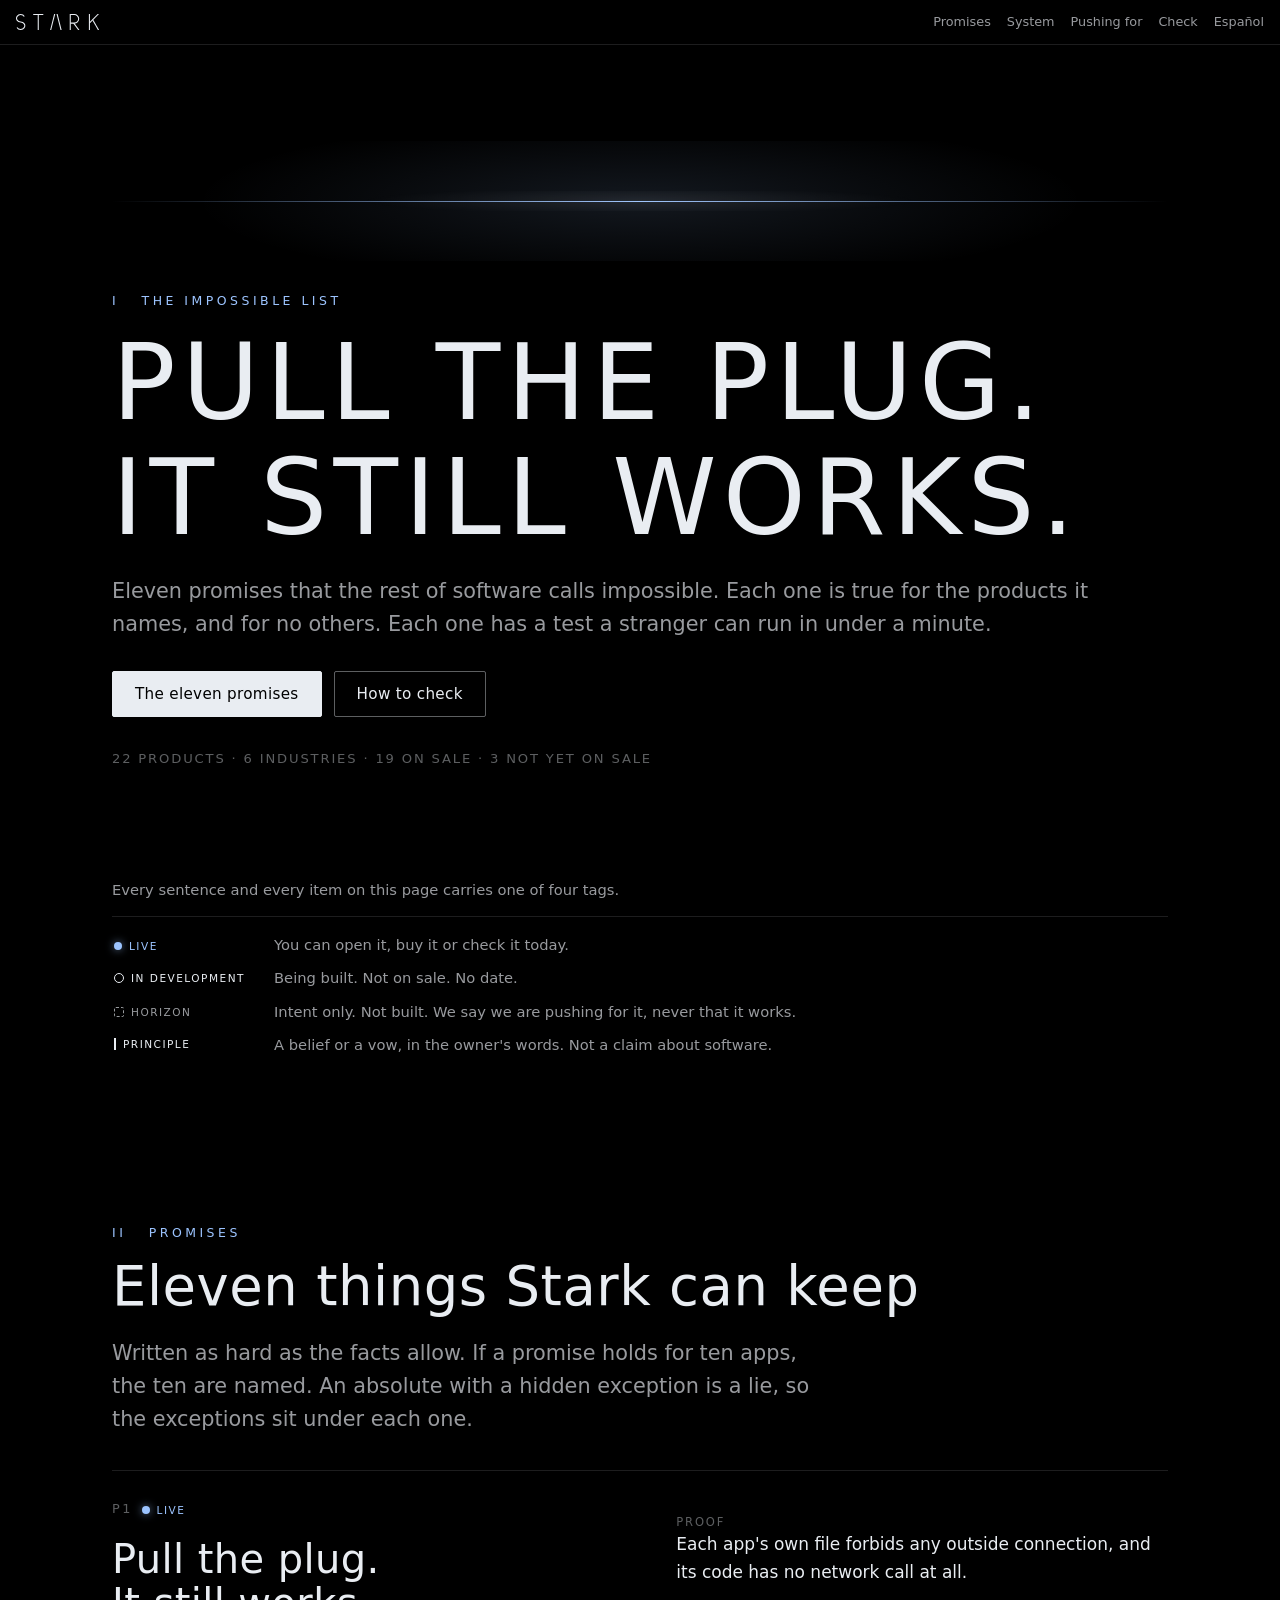
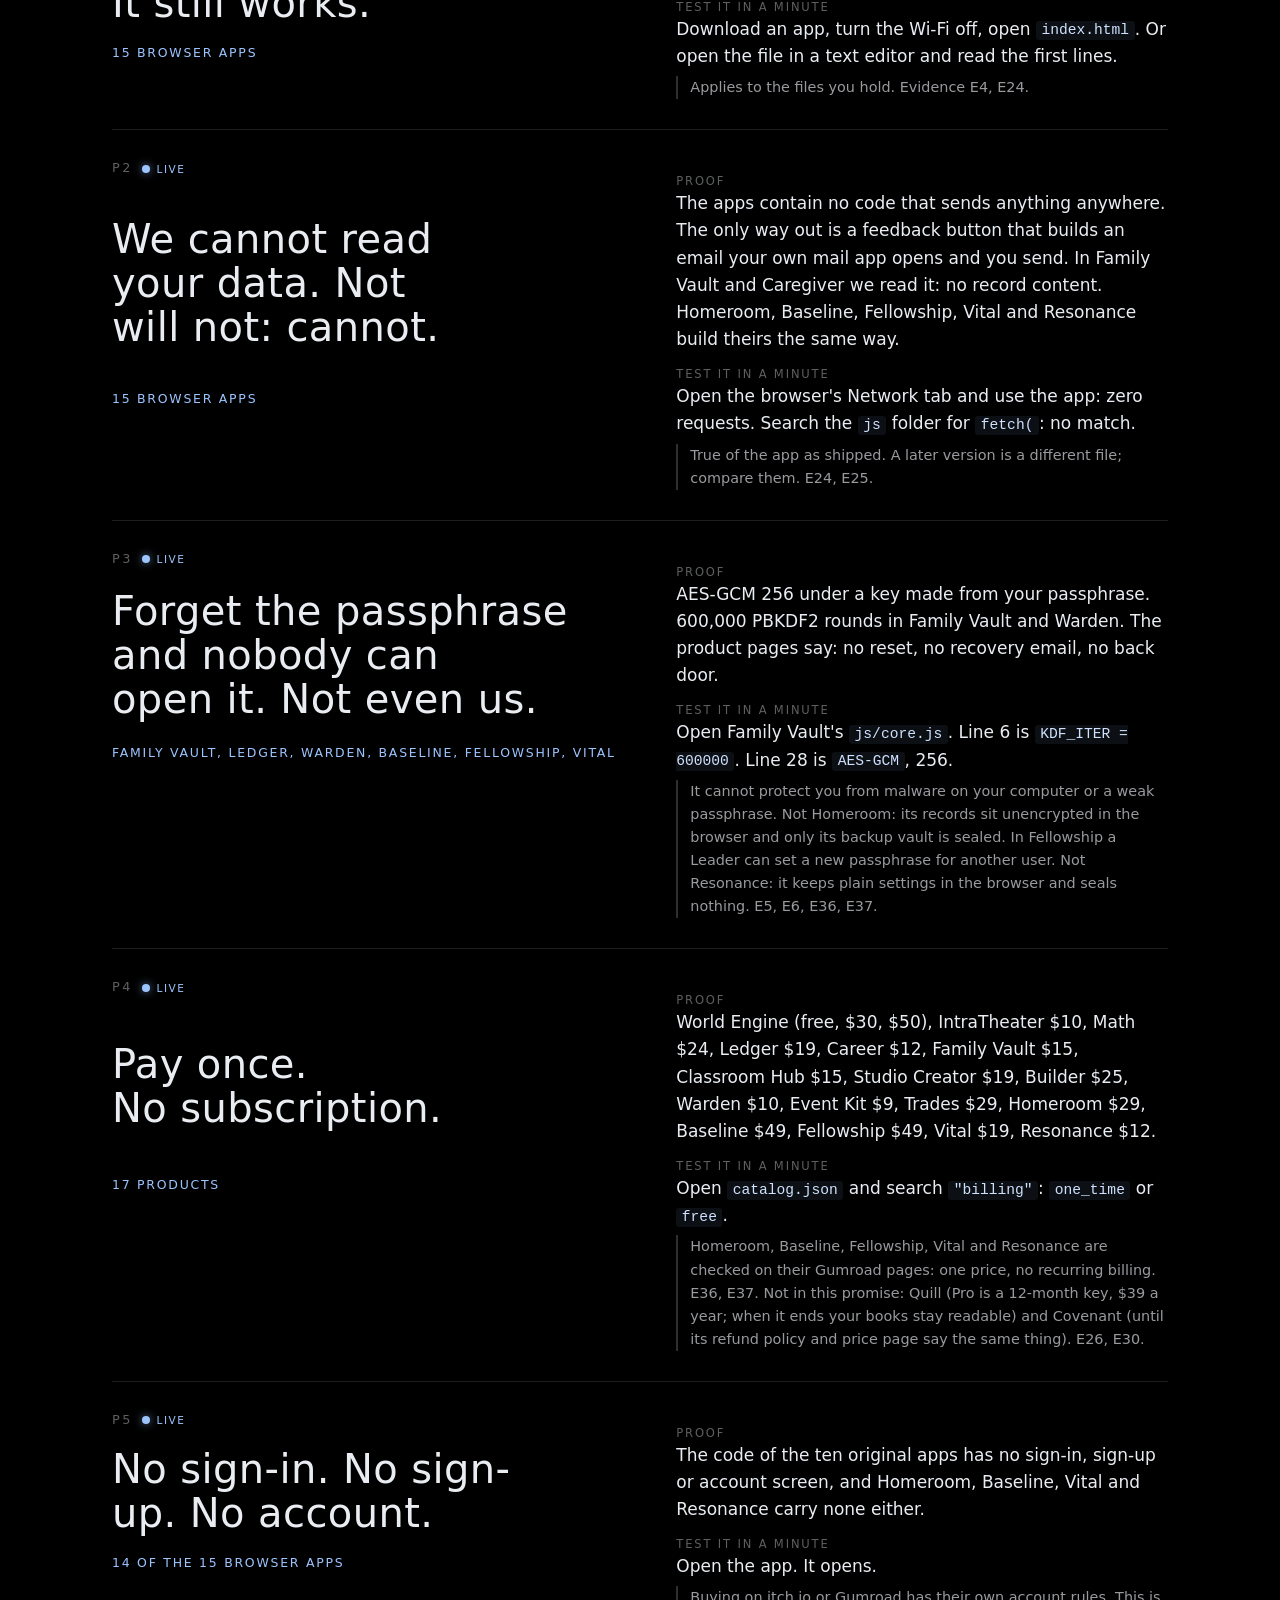
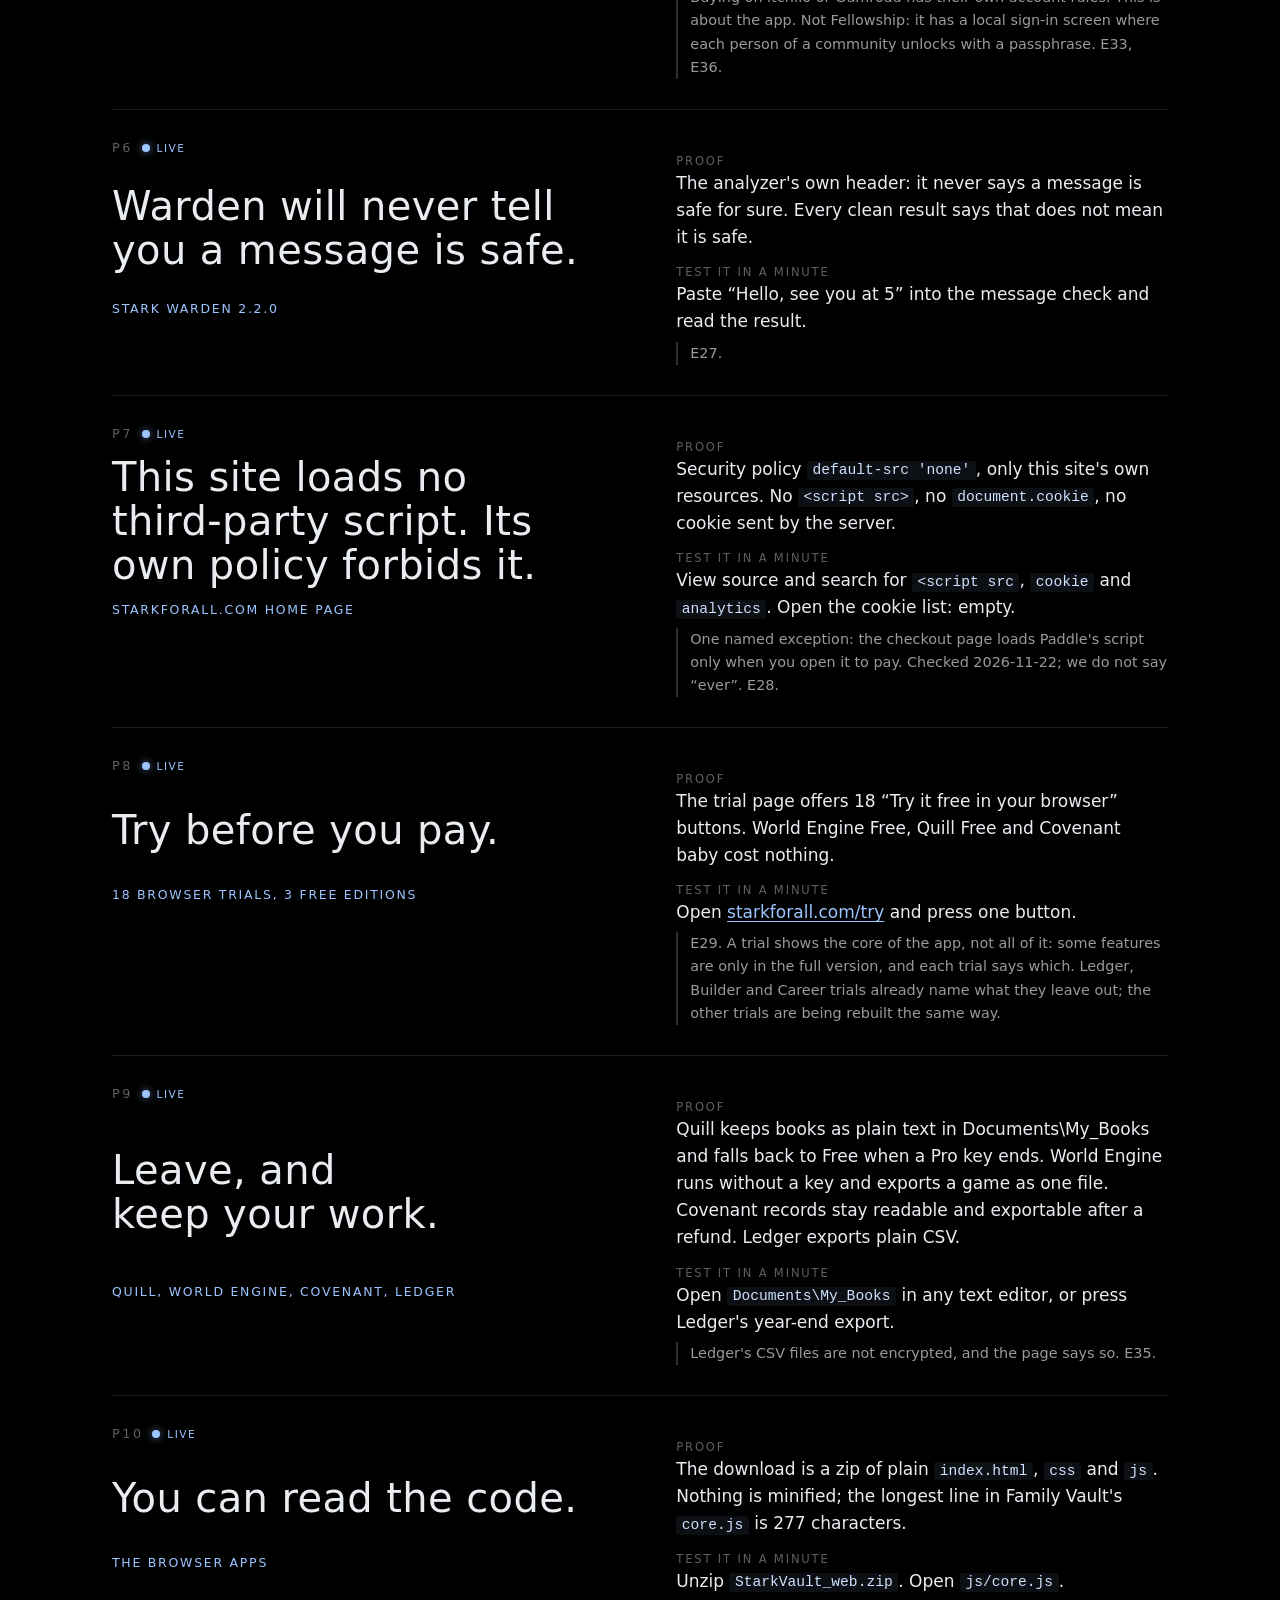
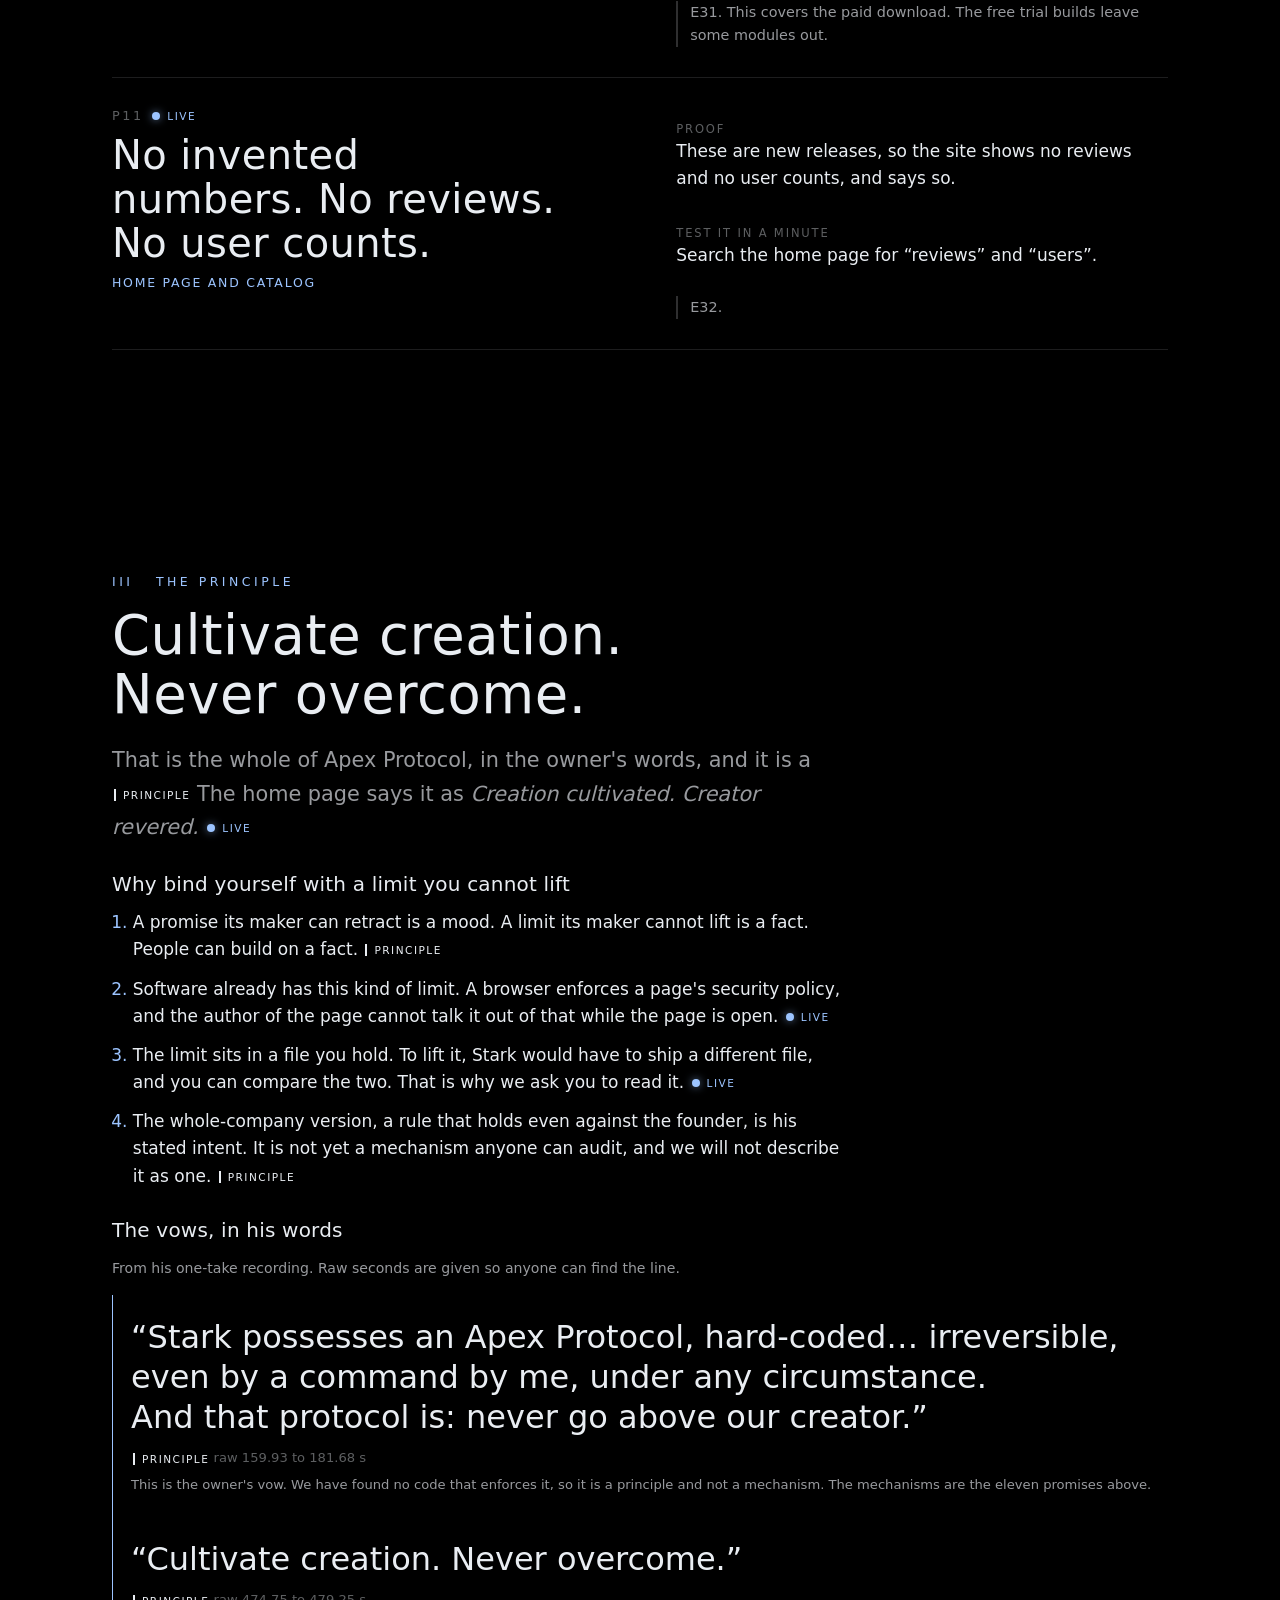
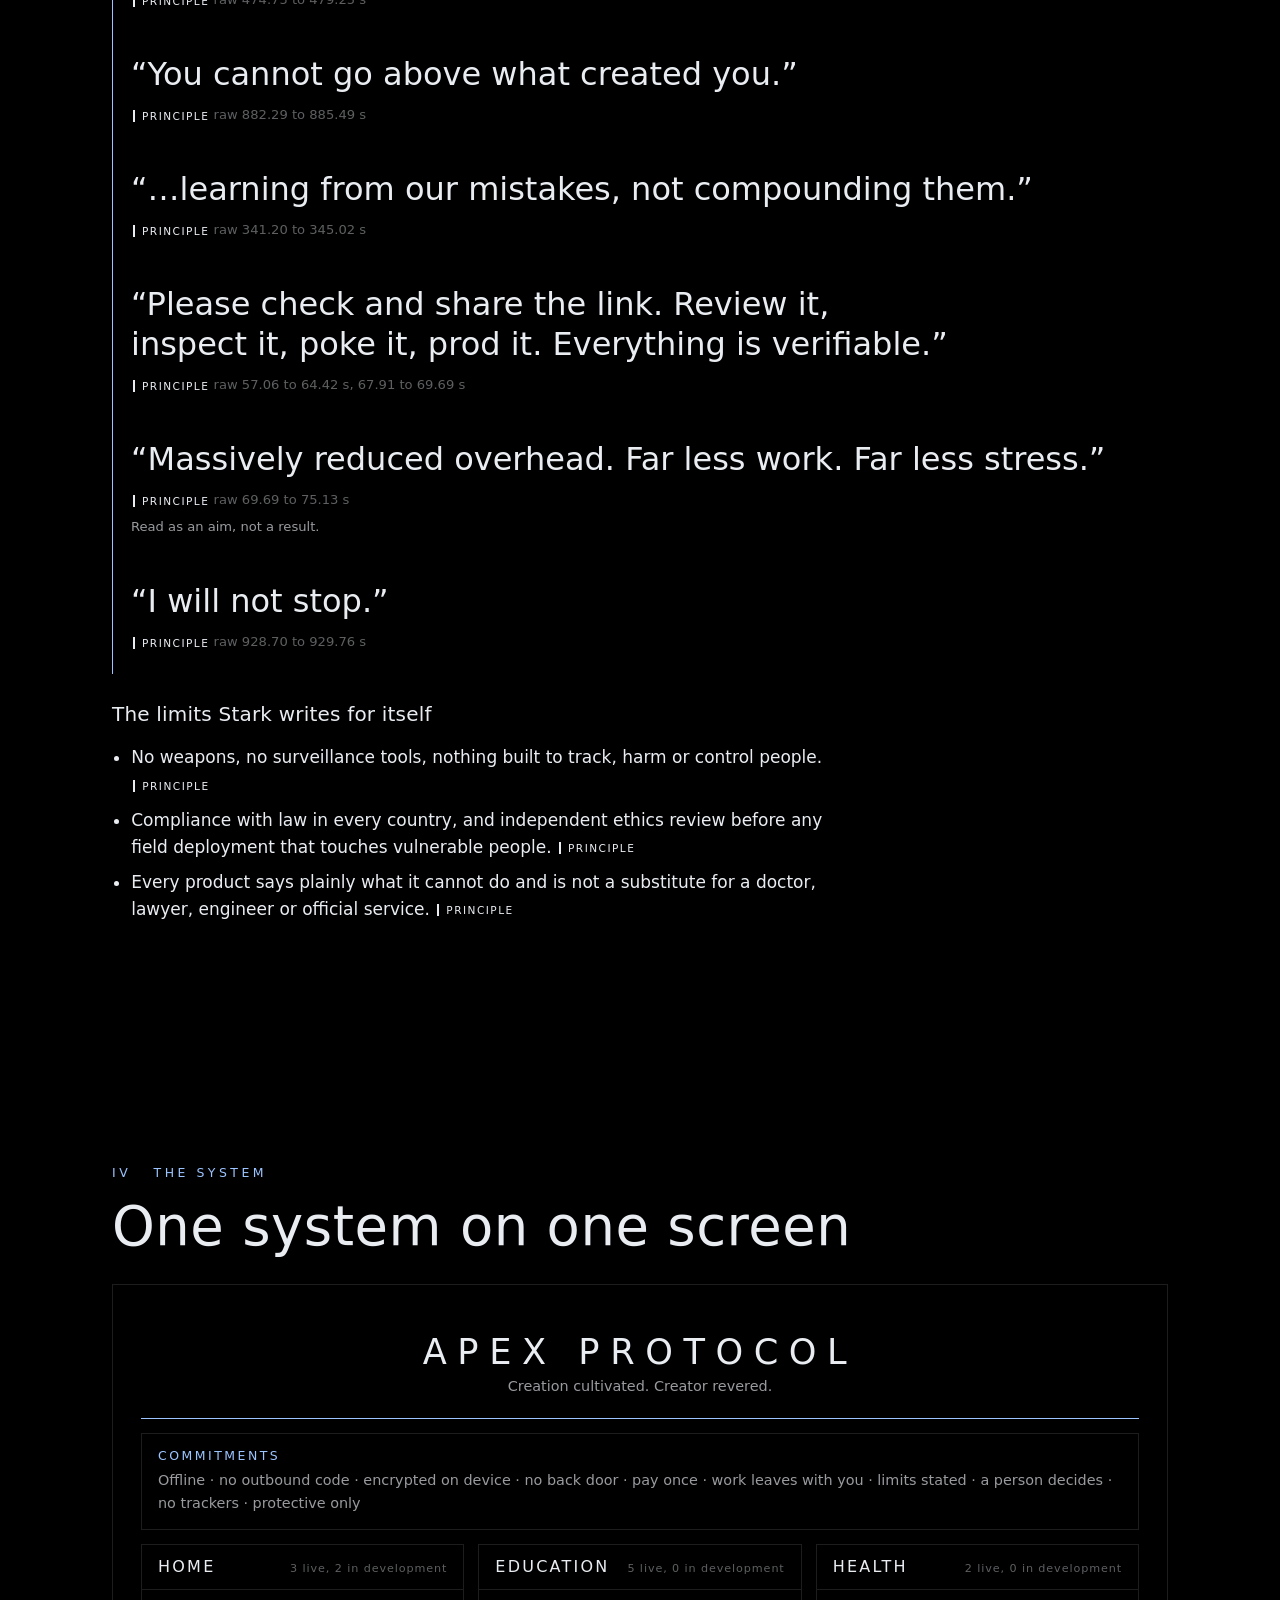
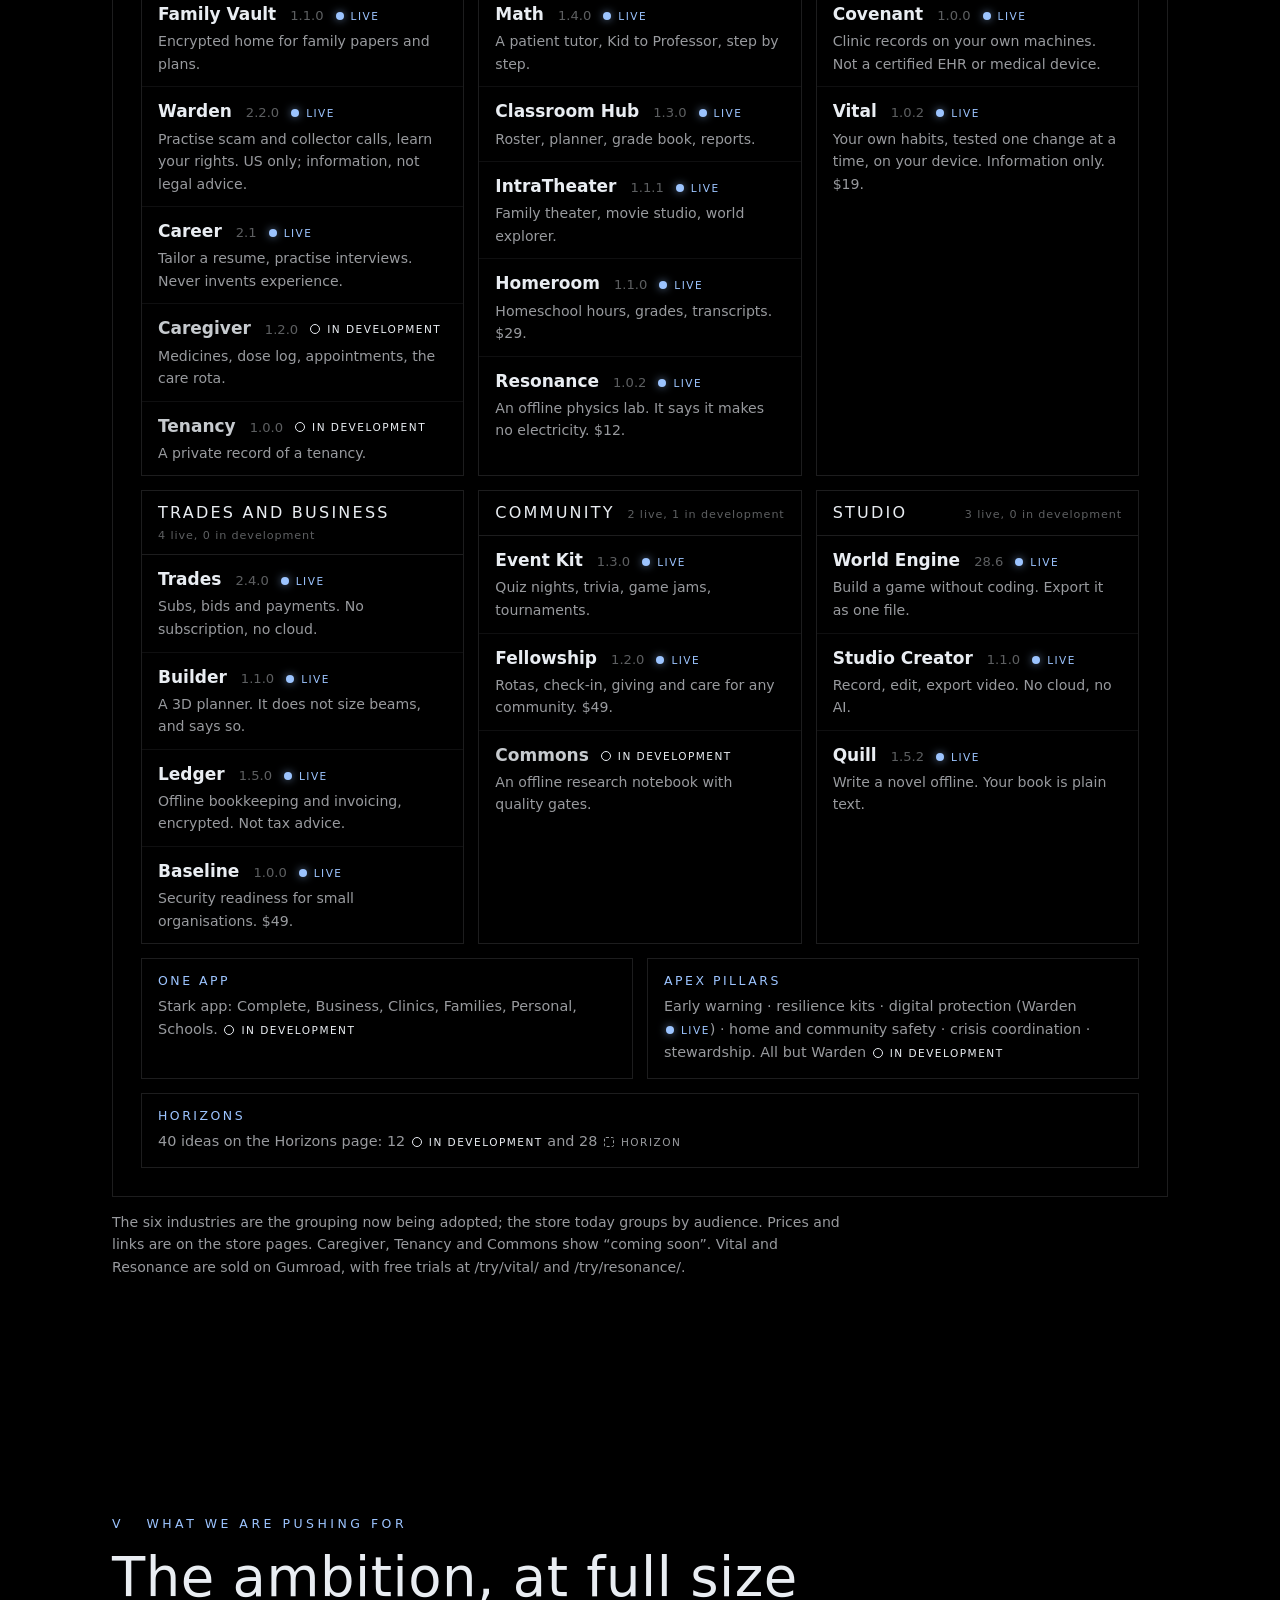
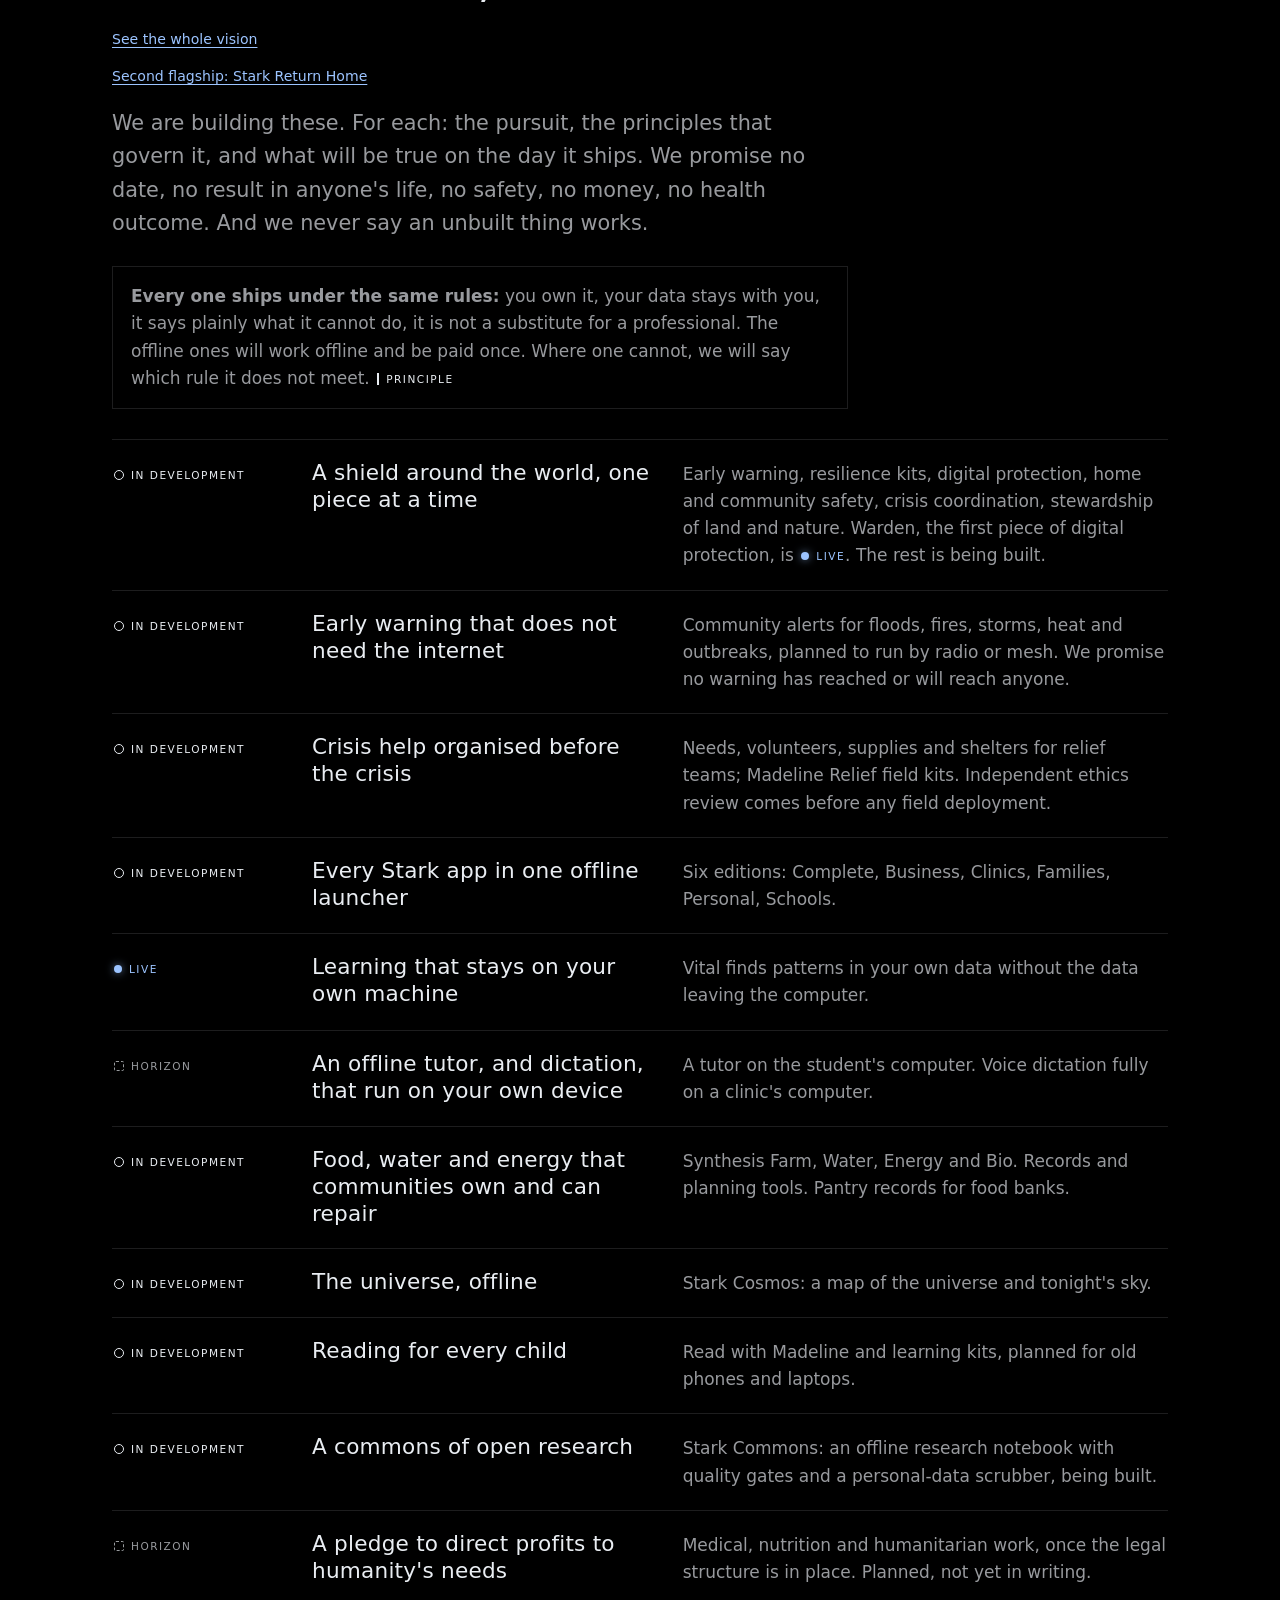
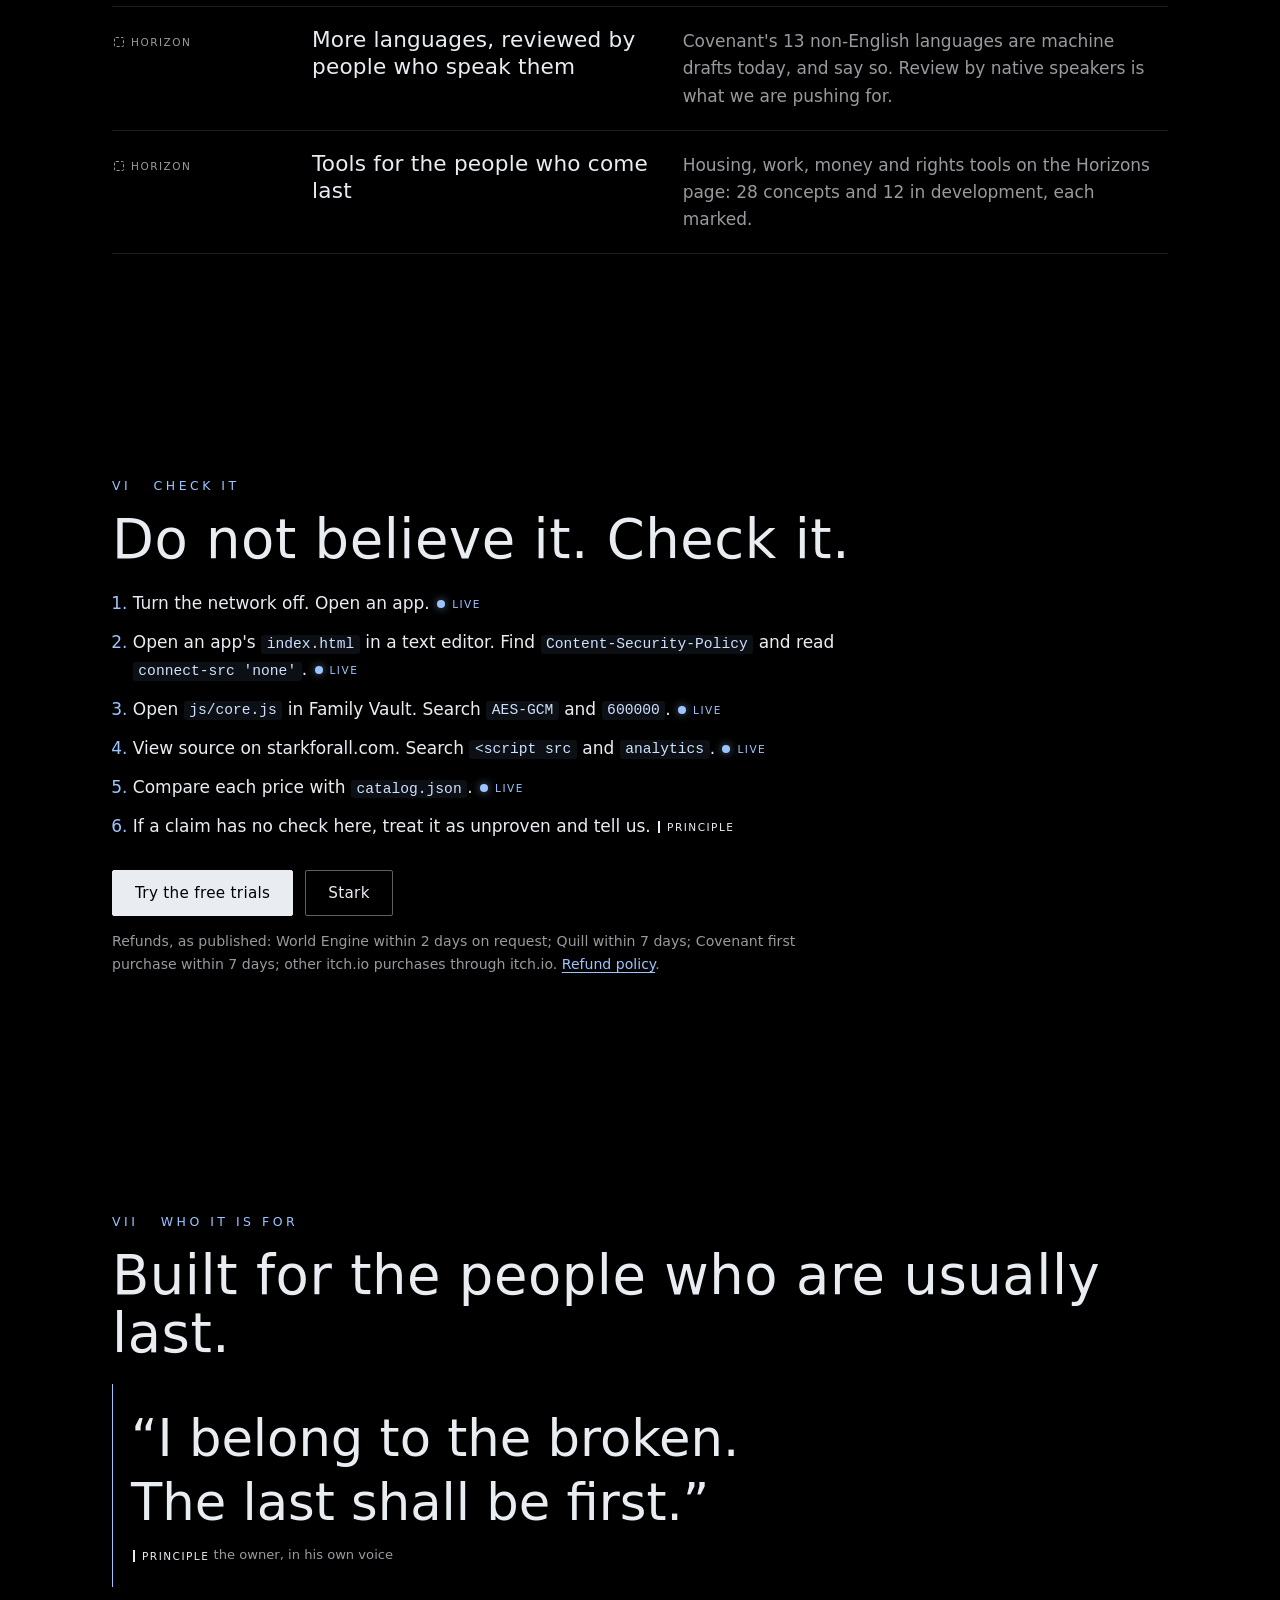
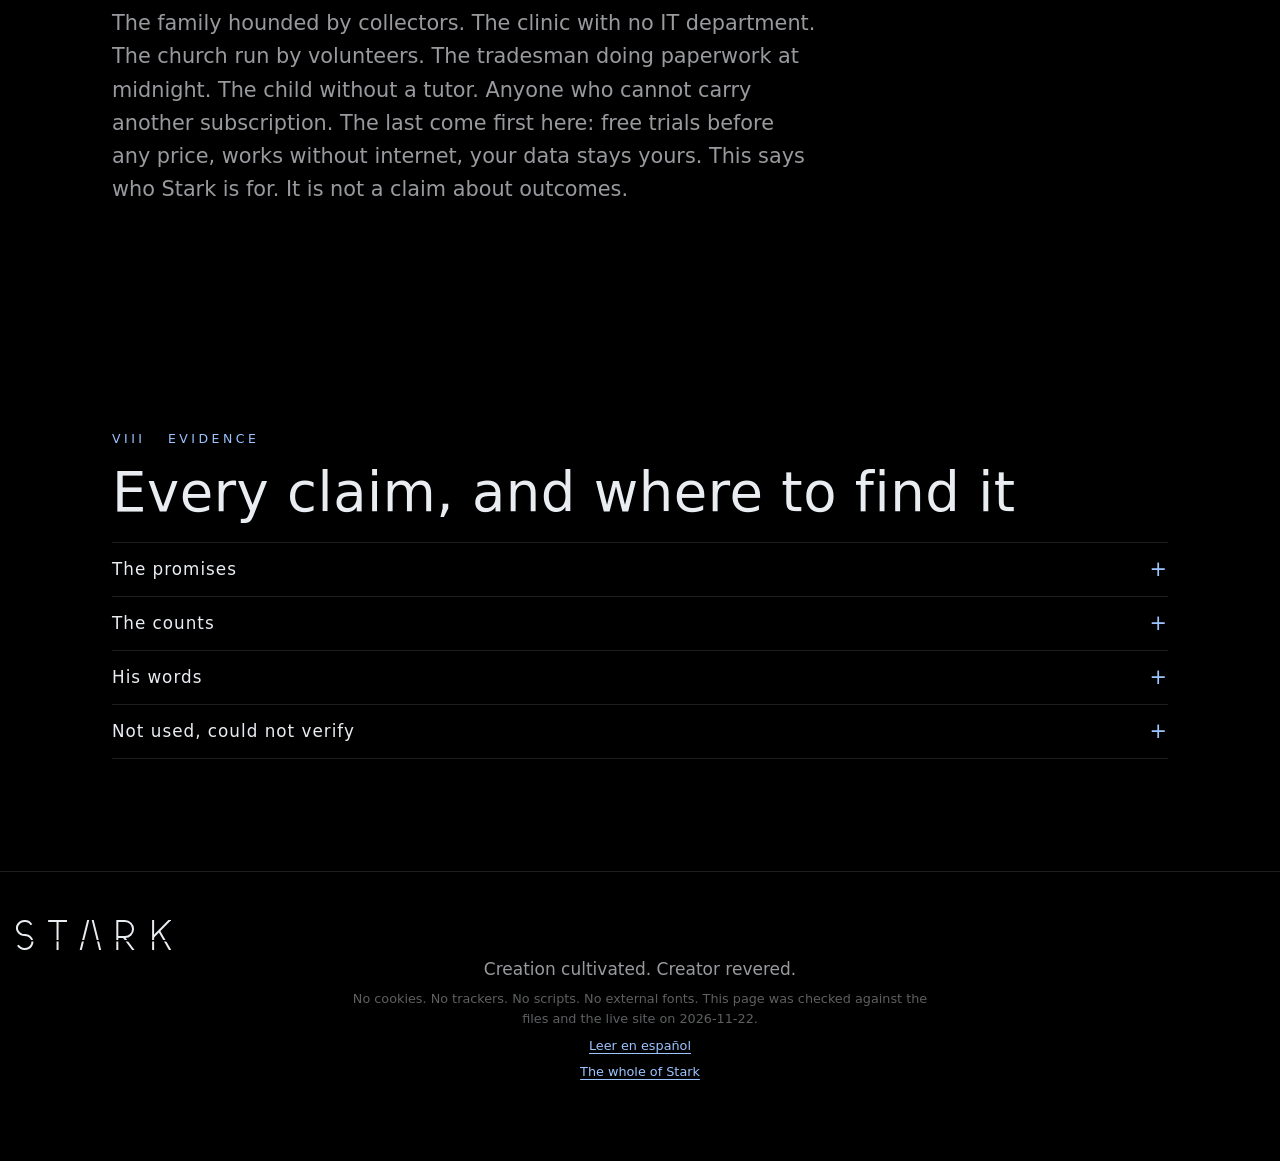
<file: index.html>
<!doctype html>
<html lang="en">
<head>
<meta charset="utf-8">
<meta name="viewport" content="width=device-width, initial-scale=1, viewport-fit=cover">
<meta http-equiv="Content-Security-Policy" content="default-src 'none'; style-src 'self'; img-src 'self' data:; base-uri 'none'; form-action 'none'">
<meta name="referrer" content="no-referrer">
<meta name="color-scheme" content="dark">
<title>Apex Protocol | Stark</title>
<meta name="description" content="Apex Protocol is Stark&#x27;s rule to cultivate creation and never overcome it. Eleven promises you can test in a minute, 22 products, 19 on sale, and everything labelled live, in development, horizon or principle.">
<link rel="canonical" href="https://starkforall.com/apex/">
<link rel="alternate" hreflang="en" href="https://starkforall.com/apex/">
<link rel="alternate" hreflang="es" href="https://starkforall.com/apex/es/">
<link rel="alternate" hreflang="x-default" href="https://starkforall.com/apex/">
<meta property="og:type" content="website">
<meta property="og:site_name" content="Stark">
<meta property="og:title" content="Apex Protocol. Pull the plug. It still works.">
<meta property="og:description" content="Apex Protocol is Stark&#x27;s rule to cultivate creation and never overcome it. Eleven promises you can test in a minute, 22 products, 19 on sale, and everything labelled live, in development, horizon or principle.">
<meta property="og:url" content="https://starkforall.com/apex/">
<meta property="og:image" content="https://starkforall.com/apex/og-apex.png">
<meta property="og:image:width" content="1200">
<meta property="og:image:height" content="630">
<meta property="og:image:alt" content="White text on black: Apex Protocol. Cultivate creation. Never overcome.">
<meta name="twitter:card" content="summary_large_image">
<link rel="icon" href="data:image/svg+xml,%3Csvg xmlns='http://www.w3.org/2000/svg' viewBox='0 0 64 64'%3E%3Crect width='64' height='64' fill='%23000'/%3E%3Cpath d='M12 50 L32 12 L52 50' fill='none' stroke='%239CC4FF' stroke-width='3'/%3E%3C/svg%3E">
<link rel="stylesheet" href="apex.css">
</head>
<body>
<header class="top"><a class="wm" href="#top" aria-label="Stark"><img src="wordmark_solid.svg" width="83" height="16" alt="Stark"></a><nav aria-label="Sections"><a href="#promises">Promises</a><a href="#map">System</a><a href="#pushing">Pushing for</a><a href="#check">Check</a><a href="es/" hreflang="es" lang="es">Español</a></nav></header>
<main id="top">

<section class="hero" aria-labelledby="h1">
<div class="band" aria-hidden="true"></div>
<p class="kick">I &nbsp; The impossible list</p>
<h1 id="h1">Pull the plug.<br>It still works.</h1>
<p class="lead">Eleven promises that the rest of software calls impossible. Each one is true for the products it names, and for no others. Each one has a test a stranger can run in under a minute.</p>
<p class="cta"><a class="btn" href="#promises">The eleven promises</a><a class="btn ghost" href="#check">How to check</a></p>
<p class="count">22 products &middot; 6 industries &middot; 19 on sale &middot; 3 not yet on sale</p>
</section>

<section class="legend" aria-label="Legend"><h2 class="vh">Legend</h2>
<p>Every sentence and every item on this page carries one of four tags.</p>
<ul>
<li><span class="tag t-live">Live</span> <span>You can open it, buy it or check it today.</span></li>
<li><span class="tag t-dev">In development</span> <span>Being built. Not on sale. No date.</span></li>
<li><span class="tag t-hor">Horizon</span> <span>Intent only. Not built. We say we are pushing for it, never that it works.</span></li>
<li><span class="tag t-pri">Principle</span> <span>A belief or a vow, in the owner's words. Not a claim about software.</span></li>
</ul></section>

<section id="promises" aria-labelledby="h-pr"><p class="kick">II &nbsp; Promises</p>
<h2 id="h-pr">Eleven things Stark can keep</h2>
<p class="lead">Written as hard as the facts allow. If a promise holds for ten apps, the ten are named. An absolute with a hidden exception is a lie, so the exceptions sit under each one.</p>
<div class="prs"><article class="pr" id="p1">
<p class="pr-n">P1 <span class="tag t-live">Live</span></p>
<h3>Pull the plug. It still works.</h3>
<p class="scope">15 browser apps</p>
<dl><div><dt>Proof</dt><dd>Each app's own file forbids any outside connection, and its code has no network call at all.</dd></div><div><dt>Test it in a minute</dt><dd>Download an app, turn the Wi-Fi off, open <code>index.html</code>. Or open the file in a text editor and read the first lines.</dd></div></dl>
<p class="note">Applies to the files you hold. Evidence E4, E24.</p>
</article><article class="pr" id="p2">
<p class="pr-n">P2 <span class="tag t-live">Live</span></p>
<h3>We cannot read your data. Not will not: cannot.</h3>
<p class="scope">15 browser apps</p>
<dl><div><dt>Proof</dt><dd>The apps contain no code that sends anything anywhere. The only way out is a feedback button that builds an email your own mail app opens and you send. In Family Vault and Caregiver we read it: no record content. Homeroom, Baseline, Fellowship, Vital and Resonance build theirs the same way.</dd></div><div><dt>Test it in a minute</dt><dd>Open the browser's Network tab and use the app: zero requests. Search the <code>js</code> folder for <code>fetch(</code>: no match.</dd></div></dl>
<p class="note">True of the app as shipped. A later version is a different file; compare them. E24, E25.</p>
</article><article class="pr" id="p3">
<p class="pr-n">P3 <span class="tag t-live">Live</span></p>
<h3>Forget the passphrase and nobody can open it. Not even us.</h3>
<p class="scope">Family Vault, Ledger, Warden, Baseline, Fellowship, Vital</p>
<dl><div><dt>Proof</dt><dd>AES-GCM 256 under a key made from your passphrase. 600,000 PBKDF2 rounds in Family Vault and Warden. The product pages say: no reset, no recovery email, no back door.</dd></div><div><dt>Test it in a minute</dt><dd>Open Family Vault's <code>js/core.js</code>. Line 6 is <code>KDF_ITER = 600000</code>. Line 28 is <code>AES-GCM</code>, 256.</dd></div></dl>
<p class="note">It cannot protect you from malware on your computer or a weak passphrase. Not Homeroom: its records sit unencrypted in the browser and only its backup vault is sealed. In Fellowship a Leader can set a new passphrase for another user. Not Resonance: it keeps plain settings in the browser and seals nothing. E5, E6, E36, E37.</p>
</article><article class="pr" id="p4">
<p class="pr-n">P4 <span class="tag t-live">Live</span></p>
<h3>Pay once. No subscription.</h3>
<p class="scope">17 products</p>
<dl><div><dt>Proof</dt><dd>World Engine (free, $30, $50), IntraTheater $10, Math $24, Ledger $19, Career $12, Family Vault $15, Classroom Hub $15, Studio Creator $19, Builder $25, Warden $10, Event Kit $9, Trades $29, Homeroom $29, Baseline $49, Fellowship $49, Vital $19, Resonance $12.</dd></div><div><dt>Test it in a minute</dt><dd>Open <code>catalog.json</code> and search <code>"billing"</code>: <code>one_time</code> or <code>free</code>.</dd></div></dl>
<p class="note">Homeroom, Baseline, Fellowship, Vital and Resonance are checked on their Gumroad pages: one price, no recurring billing. E36, E37. Not in this promise: Quill (Pro is a 12-month key, $39 a year; when it ends your books stay readable) and Covenant (until its refund policy and price page say the same thing). E26, E30.</p>
</article><article class="pr" id="p5">
<p class="pr-n">P5 <span class="tag t-live">Live</span></p>
<h3>No sign-in. No sign-up. No account.</h3>
<p class="scope">14 of the 15 browser apps</p>
<dl><div><dt>Proof</dt><dd>The code of the ten original apps has no sign-in, sign-up or account screen, and Homeroom, Baseline, Vital and Resonance carry none either.</dd></div><div><dt>Test it in a minute</dt><dd>Open the app. It opens.</dd></div></dl>
<p class="note">Buying on itch.io or Gumroad has their own account rules. This is about the app. Not Fellowship: it has a local sign-in screen where each person of a community unlocks with a passphrase. E33, E36.</p>
</article><article class="pr" id="p6">
<p class="pr-n">P6 <span class="tag t-live">Live</span></p>
<h3>Warden will never tell you a message is safe.</h3>
<p class="scope">Stark Warden 2.2.0</p>
<dl><div><dt>Proof</dt><dd>The analyzer's own header: it never says a message is safe for sure. Every clean result says that does not mean it is safe.</dd></div><div><dt>Test it in a minute</dt><dd>Paste “Hello, see you at 5” into the message check and read the result.</dd></div></dl>
<p class="note">E27.</p>
</article><article class="pr" id="p7">
<p class="pr-n">P7 <span class="tag t-live">Live</span></p>
<h3>This site loads no third-party script. Its own policy forbids it.</h3>
<p class="scope">starkforall.com home page</p>
<dl><div><dt>Proof</dt><dd>Security policy <code>default-src 'none'</code>, only this site's own resources. No <code>&lt;script src&gt;</code>, no <code>document.cookie</code>, no cookie sent by the server.</dd></div><div><dt>Test it in a minute</dt><dd>View source and search for <code>&lt;script src</code>, <code>cookie</code> and <code>analytics</code>. Open the cookie list: empty.</dd></div></dl>
<p class="note">One named exception: the checkout page loads Paddle&#x27;s script only when you open it to pay. Checked 2026-11-22; we do not say “ever”. E28.</p>
</article><article class="pr" id="p8">
<p class="pr-n">P8 <span class="tag t-live">Live</span></p>
<h3>Try before you pay.</h3>
<p class="scope">18 browser trials, 3 free editions</p>
<dl><div><dt>Proof</dt><dd>The trial page offers 18 “Try it free in your browser” buttons. World Engine Free, Quill Free and Covenant baby cost nothing.</dd></div><div><dt>Test it in a minute</dt><dd>Open <a href="https://starkforall.com/try/">starkforall.com/try</a> and press one button.</dd></div></dl>
<p class="note">E29. A trial shows the core of the app, not all of it: some features are only in the full version, and each trial says which. Ledger, Builder and Career trials already name what they leave out; the other trials are being rebuilt the same way.</p>
</article><article class="pr" id="p9">
<p class="pr-n">P9 <span class="tag t-live">Live</span></p>
<h3>Leave, and keep your work.</h3>
<p class="scope">Quill, World Engine, Covenant, Ledger</p>
<dl><div><dt>Proof</dt><dd>Quill keeps books as plain text in Documents\My_Books and falls back to Free when a Pro key ends. World Engine runs without a key and exports a game as one file. Covenant records stay readable and exportable after a refund. Ledger exports plain CSV.</dd></div><div><dt>Test it in a minute</dt><dd>Open <code>Documents\My_Books</code> in any text editor, or press Ledger's year-end export.</dd></div></dl>
<p class="note">Ledger&#x27;s CSV files are not encrypted, and the page says so. E35.</p>
</article><article class="pr" id="p10">
<p class="pr-n">P10 <span class="tag t-live">Live</span></p>
<h3>You can read the code.</h3>
<p class="scope">The browser apps</p>
<dl><div><dt>Proof</dt><dd>The download is a zip of plain <code>index.html</code>, <code>css</code> and <code>js</code>. Nothing is minified; the longest line in Family Vault's <code>core.js</code> is 277 characters.</dd></div><div><dt>Test it in a minute</dt><dd>Unzip <code>StarkVault_web.zip</code>. Open <code>js/core.js</code>.</dd></div></dl>
<p class="note">E31. This covers the paid download. The free trial builds leave some modules out.</p>
</article><article class="pr" id="p11">
<p class="pr-n">P11 <span class="tag t-live">Live</span></p>
<h3>No invented numbers. No reviews. No user counts.</h3>
<p class="scope">Home page and catalog</p>
<dl><div><dt>Proof</dt><dd>These are new releases, so the site shows no reviews and no user counts, and says so.</dd></div><div><dt>Test it in a minute</dt><dd>Search the home page for “reviews” and “users”.</dd></div></dl>
<p class="note">E32.</p>
</article></div>
</section>

<section id="principle" aria-labelledby="h-pc"><p class="kick">III &nbsp; The principle</p>
<h2 id="h-pc">Cultivate creation.<br>Never overcome.</h2>
<p class="lead">That is the whole of Apex Protocol, in the owner's words, and it is a <span class="tag t-pri">Principle</span> The home page says it as <em>Creation cultivated. Creator revered.</em> <span class="tag t-live">Live</span></p>
<h3>Why bind yourself with a limit you cannot lift</h3>
<ol class="why">
<li>A promise its maker can retract is a mood. A limit its maker cannot lift is a fact. People can build on a fact. <span class="tag t-pri">Principle</span></li>
<li>Software already has this kind of limit. A browser enforces a page's security policy, and the author of the page cannot talk it out of that while the page is open. <span class="tag t-live">Live</span></li>
<li>The limit sits in a file you hold. To lift it, Stark would have to ship a different file, and you can compare the two. That is why we ask you to read it. <span class="tag t-live">Live</span></li>
<li>The whole-company version, a rule that holds even against the founder, is his stated intent. It is not yet a mechanism anyone can audit, and we will not describe it as one. <span class="tag t-pri">Principle</span></li>
</ol>
<h3>The vows, in his words</h3>
<p class="small">From his one-take recording. Raw seconds are given so anyone can find the line.</p>
<div class="vows"><blockquote><p>“Stark possesses an Apex Protocol, hard-coded… irreversible, even by a command by me, under any circumstance. And that protocol is: never go above our creator.”</p><footer><span class="tag t-pri">Principle</span> <span class="ts">raw 159.93 to 181.68 s</span> <span class="note2">This is the owner&#x27;s vow. We have found no code that enforces it, so it is a principle and not a mechanism. The mechanisms are the eleven promises above.</span></footer></blockquote><blockquote><p>“Cultivate creation. Never overcome.”</p><footer><span class="tag t-pri">Principle</span> <span class="ts">raw 474.75 to 479.25 s</span></footer></blockquote><blockquote><p>“You cannot go above what created you.”</p><footer><span class="tag t-pri">Principle</span> <span class="ts">raw 882.29 to 885.49 s</span></footer></blockquote><blockquote><p>“…learning from our mistakes, not compounding them.”</p><footer><span class="tag t-pri">Principle</span> <span class="ts">raw 341.20 to 345.02 s</span></footer></blockquote><blockquote><p>“Please check and share the link. Review it, inspect it, poke it, prod it. Everything is verifiable.”</p><footer><span class="tag t-pri">Principle</span> <span class="ts">raw 57.06 to 64.42 s, 67.91 to 69.69 s</span></footer></blockquote><blockquote><p>“Massively reduced overhead. Far less work. Far less stress.”</p><footer><span class="tag t-pri">Principle</span> <span class="ts">raw 69.69 to 75.13 s</span> <span class="note2">Read as an aim, not a result.</span></footer></blockquote><blockquote><p>“I will not stop.”</p><footer><span class="tag t-pri">Principle</span> <span class="ts">raw 928.70 to 929.76 s</span></footer></blockquote></div>
<h3>The limits Stark writes for itself</h3>
<ul class="plain"><li>No weapons, no surveillance tools, nothing built to track, harm or control people. <span class="tag t-pri">Principle</span></li><li>Compliance with law in every country, and independent ethics review before any field deployment that touches vulnerable people. <span class="tag t-pri">Principle</span></li><li>Every product says plainly what it cannot do and is not a substitute for a doctor, lawyer, engineer or official service. <span class="tag t-pri">Principle</span></li></ul>
</section>

<section id="map" aria-labelledby="h-map"><p class="kick">IV &nbsp; The system</p>
<h2 id="h-map">One system on one screen</h2>
<div class="map">
<div class="m-top"><b>APEX PROTOCOL</b><span>Creation cultivated. Creator revered.</span></div>
<div class="m-row"><div class="m-box"><h3>Commitments</h3><p>Offline &middot; no outbound code &middot; encrypted on device &middot; no back door &middot; pay once &middot; work leaves with you &middot; limits stated &middot; a person decides &middot; no trackers &middot; protective only</p></div></div>
<div class="m-inds"><section class="ind"><h3>Home <small>3 live, 2 in development</small></h3><ul><li class="prod p-live"><div class="ph"><b>Family Vault</b> <span class="ver">1.1.0</span> <span class="tag t-live">Live</span></div><span>Encrypted home for family papers and plans.</span></li><li class="prod p-live"><div class="ph"><b>Warden</b> <span class="ver">2.2.0</span> <span class="tag t-live">Live</span></div><span>Practise scam and collector calls, learn your rights. US only; information, not legal advice.</span></li><li class="prod p-live"><div class="ph"><b>Career</b> <span class="ver">2.1</span> <span class="tag t-live">Live</span></div><span>Tailor a resume, practise interviews. Never invents experience.</span></li><li class="prod p-dev"><div class="ph"><b>Caregiver</b> <span class="ver">1.2.0</span> <span class="tag t-dev">In development</span></div><span>Medicines, dose log, appointments, the care rota.</span></li><li class="prod p-dev"><div class="ph"><b>Tenancy</b> <span class="ver">1.0.0</span> <span class="tag t-dev">In development</span></div><span>A private record of a tenancy.</span></li></ul></section><section class="ind"><h3>Education <small>5 live, 0 in development</small></h3><ul><li class="prod p-live"><div class="ph"><b>Math</b> <span class="ver">1.4.0</span> <span class="tag t-live">Live</span></div><span>A patient tutor, Kid to Professor, step by step.</span></li><li class="prod p-live"><div class="ph"><b>Classroom Hub</b> <span class="ver">1.3.0</span> <span class="tag t-live">Live</span></div><span>Roster, planner, grade book, reports.</span></li><li class="prod p-live"><div class="ph"><b>IntraTheater</b> <span class="ver">1.1.1</span> <span class="tag t-live">Live</span></div><span>Family theater, movie studio, world explorer.</span></li><li class="prod p-live"><div class="ph"><b>Homeroom</b> <span class="ver">1.1.0</span> <span class="tag t-live">Live</span></div><span>Homeschool hours, grades, transcripts. $29.</span></li><li class="prod p-live"><div class="ph"><b>Resonance</b> <span class="ver">1.0.2</span> <span class="tag t-live">Live</span></div><span>An offline physics lab. It says it makes no electricity. $12.</span></li></ul></section><section class="ind"><h3>Health <small>2 live, 0 in development</small></h3><ul><li class="prod p-live"><div class="ph"><b>Covenant</b> <span class="ver">1.0.0</span> <span class="tag t-live">Live</span></div><span>Clinic records on your own machines. Not a certified EHR or medical device.</span></li><li class="prod p-live"><div class="ph"><b>Vital</b> <span class="ver">1.0.2</span> <span class="tag t-live">Live</span></div><span>Your own habits, tested one change at a time, on your device. Information only. $19.</span></li></ul></section><section class="ind"><h3>Trades and Business <small>4 live, 0 in development</small></h3><ul><li class="prod p-live"><div class="ph"><b>Trades</b> <span class="ver">2.4.0</span> <span class="tag t-live">Live</span></div><span>Subs, bids and payments. No subscription, no cloud.</span></li><li class="prod p-live"><div class="ph"><b>Builder</b> <span class="ver">1.1.0</span> <span class="tag t-live">Live</span></div><span>A 3D planner. It does not size beams, and says so.</span></li><li class="prod p-live"><div class="ph"><b>Ledger</b> <span class="ver">1.5.0</span> <span class="tag t-live">Live</span></div><span>Offline bookkeeping and invoicing, encrypted. Not tax advice.</span></li><li class="prod p-live"><div class="ph"><b>Baseline</b> <span class="ver">1.0.0</span> <span class="tag t-live">Live</span></div><span>Security readiness for small organisations. $49.</span></li></ul></section><section class="ind"><h3>Community <small>2 live, 1 in development</small></h3><ul><li class="prod p-live"><div class="ph"><b>Event Kit</b> <span class="ver">1.3.0</span> <span class="tag t-live">Live</span></div><span>Quiz nights, trivia, game jams, tournaments.</span></li><li class="prod p-live"><div class="ph"><b>Fellowship</b> <span class="ver">1.2.0</span> <span class="tag t-live">Live</span></div><span>Rotas, check-in, giving and care for any community. $49.</span></li><li class="prod p-dev"><div class="ph"><b>Commons</b> <span class="tag t-dev">In development</span></div><span>An offline research notebook with quality gates.</span></li></ul></section><section class="ind"><h3>Studio <small>3 live, 0 in development</small></h3><ul><li class="prod p-live"><div class="ph"><b>World Engine</b> <span class="ver">28.6</span> <span class="tag t-live">Live</span></div><span>Build a game without coding. Export it as one file.</span></li><li class="prod p-live"><div class="ph"><b>Studio Creator</b> <span class="ver">1.1.0</span> <span class="tag t-live">Live</span></div><span>Record, edit, export video. No cloud, no AI.</span></li><li class="prod p-live"><div class="ph"><b>Quill</b> <span class="ver">1.5.2</span> <span class="tag t-live">Live</span></div><span>Write a novel offline. Your book is plain text.</span></li></ul></section></div>
<div class="m-row two"><div class="m-box"><h3>One app</h3><p>Stark app: Complete, Business, Clinics, Families, Personal, Schools. <span class="tag t-dev">In development</span></p></div>
<div class="m-box"><h3>Apex pillars</h3><p>Early warning &middot; resilience kits &middot; digital protection (Warden <span class="tag t-live">Live</span>) &middot; home and community safety &middot; crisis coordination &middot; stewardship. All but Warden <span class="tag t-dev">In development</span></p></div></div>
<div class="m-row"><div class="m-box"><h3>Horizons</h3><p>40 ideas on the Horizons page: 12 <span class="tag t-dev">In development</span> and 28 <span class="tag t-hor">Horizon</span></p></div></div>
</div>
<p class="small">The six industries are the grouping now being adopted; the store today groups by audience. Prices and links are on the store pages. Caregiver, Tenancy and Commons show &ldquo;coming soon&rdquo;. Vital and Resonance are sold on Gumroad, with free trials at /try/vital/ and /try/resonance/.</p>
</section>

<section id="pushing" aria-labelledby="h-pu"><p class="kick">V &nbsp; What we are pushing for</p>
<h2 id="h-pu">The ambition, at full size</h2>
<p class="small"><a href="https://starkforall.com/vision/">See the whole vision</a></p>
<p class="small"><a href="https://starkforall.com/vision/#return-home">Second flagship: Stark Return Home</a></p>
<p class="lead">We are building these. For each: the pursuit, the principles that govern it, and what will be true on the day it ships. We promise no date, no result in anyone's life, no safety, no money, no health outcome. And we never say an unbuilt thing works.</p>
<p class="rules"><b>Every one ships under the same rules:</b> you own it, your data stays with you, it says plainly what it cannot do, it is not a substitute for a professional. The offline ones will work offline and be paid once. Where one cannot, we will say which rule it does not meet. <span class="tag t-pri">Principle</span></p>
<ul class="pushes"><li class="push p-dev"><div><span class="tag t-dev">In development</span></div><h3>A shield around the world, one piece at a time</h3><p>Early warning, resilience kits, digital protection, home and community safety, crisis coordination, stewardship of land and nature. Warden, the first piece of digital protection, is <span class="tag t-live">Live</span>. The rest is being built.</p></li><li class="push p-dev"><div><span class="tag t-dev">In development</span></div><h3>Early warning that does not need the internet</h3><p>Community alerts for floods, fires, storms, heat and outbreaks, planned to run by radio or mesh. We promise no warning has reached or will reach anyone.</p></li><li class="push p-dev"><div><span class="tag t-dev">In development</span></div><h3>Crisis help organised before the crisis</h3><p>Needs, volunteers, supplies and shelters for relief teams; Madeline Relief field kits. Independent ethics review comes before any field deployment.</p></li><li class="push p-dev"><div><span class="tag t-dev">In development</span></div><h3>Every Stark app in one offline launcher</h3><p>Six editions: Complete, Business, Clinics, Families, Personal, Schools.</p></li><li class="push p-live"><div><span class="tag t-live">Live</span></div><h3>Learning that stays on your own machine</h3><p>Vital finds patterns in your own data without the data leaving the computer.</p></li><li class="push p-hor"><div><span class="tag t-hor">Horizon</span></div><h3>An offline tutor, and dictation, that run on your own device</h3><p>A tutor on the student's computer. Voice dictation fully on a clinic's computer.</p></li><li class="push p-dev"><div><span class="tag t-dev">In development</span></div><h3>Food, water and energy that communities own and can repair</h3><p>Synthesis Farm, Water, Energy and Bio. Records and planning tools. Pantry records for food banks.</p></li><li class="push p-dev"><div><span class="tag t-dev">In development</span></div><h3>The universe, offline</h3><p>Stark Cosmos: a map of the universe and tonight's sky.</p></li><li class="push p-dev"><div><span class="tag t-dev">In development</span></div><h3>Reading for every child</h3><p>Read with Madeline and learning kits, planned for old phones and laptops.</p></li><li class="push p-dev"><div><span class="tag t-dev">In development</span></div><h3>A commons of open research</h3><p>Stark Commons: an offline research notebook with quality gates and a personal-data scrubber, being built.</p></li><li class="push p-hor"><div><span class="tag t-hor">Horizon</span></div><h3>A pledge to direct profits to humanity&#x27;s needs</h3><p>Medical, nutrition and humanitarian work, once the legal structure is in place. Planned, not yet in writing.</p></li><li class="push p-hor"><div><span class="tag t-hor">Horizon</span></div><h3>More languages, reviewed by people who speak them</h3><p>Covenant's 13 non-English languages are machine drafts today, and say so. Review by native speakers is what we are pushing for.</p></li><li class="push p-hor"><div><span class="tag t-hor">Horizon</span></div><h3>Tools for the people who come last</h3><p>Housing, work, money and rights tools on the Horizons page: 28 concepts and 12 in development, each marked.</p></li></ul>
</section>

<section id="check" aria-labelledby="h-ck"><p class="kick">VI &nbsp; Check it</p>
<h2 id="h-ck">Do not believe it. Check it.</h2>
<ol class="steps">
<li>Turn the network off. Open an app. <span class="tag t-live">Live</span></li>
<li>Open an app's <code>index.html</code> in a text editor. Find <code>Content-Security-Policy</code> and read <code>connect-src 'none'</code>. <span class="tag t-live">Live</span></li>
<li>Open <code>js/core.js</code> in Family Vault. Search <code>AES-GCM</code> and <code>600000</code>. <span class="tag t-live">Live</span></li>
<li>View source on starkforall.com. Search <code>&lt;script src</code> and <code>analytics</code>. <span class="tag t-live">Live</span></li>
<li>Compare each price with <code>catalog.json</code>. <span class="tag t-live">Live</span></li>
<li>If a claim has no check here, treat it as unproven and tell us. <span class="tag t-pri">Principle</span></li>
</ol>
<p class="cta"><a class="btn" href="https://starkforall.com/try/">Try the free trials</a><a class="btn ghost" href="https://starkforall.com/">Stark</a></p>
<p class="small">Refunds, as published: World Engine within 2 days on request; Quill within 7 days; Covenant first purchase within 7 days; other itch.io purchases through itch.io. <a href="https://starkforall.com/refund.html">Refund policy</a>.</p>
</section>

<section id="for" aria-labelledby="h-for"><p class="kick">VII &nbsp; Who it is for</p>
<h2 id="h-for">Built for the people who are usually last.</h2>
<blockquote class="big"><p>&ldquo;I belong to the broken. The last shall be first.&rdquo;</p><footer><span class="tag t-pri">Principle</span> the owner, in his own voice</footer></blockquote>
<p class="lead">The family hounded by collectors. The clinic with no IT department. The church run by volunteers. The tradesman doing paperwork at midnight. The child without a tutor. Anyone who cannot carry another subscription. The last come first here: free trials before any price, works without internet, your data stays yours. This says who Stark is for. It is not a claim about outcomes.</p>
</section>

<section id="evidence" aria-labelledby="h-ev"><p class="kick">VIII &nbsp; Evidence</p>
<h2 id="h-ev">Every claim, and where to find it</h2>
<details><summary>The promises</summary><div class="tw"><table><thead><tr><th>Id</th><th>Claim</th><th>Where to check</th></tr></thead><tbody><tr><td>E4</td><td>connect-src &#x27;none&#x27; in 18 app folders</td><td>Stark_Vault, Stark_Warden, Stark_Ledger, Stark_Math, Stark_Career, Stark_Trades, Stark_Builder, Stark_Events, Stark_ClassroomHub, Stark_IntraTheater, Stark_Homeroom, Stark_Baseline, Stark_Fellowship, Stark_Caregiver, Stark_Tenancy, Stark_Commons, Stark_Vital, Stark_Resonance: index.html</td></tr><tr><td>E24</td><td>No fetch, XMLHttpRequest, WebSocket, sendBeacon, EventSource, window.open</td><td>the js folders of the same 18 apps</td></tr><tr><td>E25</td><td>Feedback is a mailto link; no record content</td><td>Stark_Vault/js/feedback.js:1,15; Stark_Caregiver/js/feedback.js:1-3,12</td></tr><tr><td>E5</td><td>AES-GCM 256, PBKDF2 600,000</td><td>Stark_Vault/js/core.js:6,28; Stark_Warden/js/vault.js:1; Stark_Ledger/js/core.js:426</td></tr><tr><td>E26</td><td>Billing one_time or free, except Quill Pro</td><td>Stark_Storefront/catalog.json</td></tr><tr><td>E27</td><td>Warden never says safe</td><td>Stark_Warden/js/analyzer.js:2,132; v_help.js:64</td></tr><tr><td>E28</td><td>Home page policy, no script src, no cookie</td><td>https://starkforall.com/ (fetched 2026-11-22)</td></tr><tr><td>E29</td><td>18 trials, 3 free editions</td><td>https://starkforall.com/try/; catalog.json</td></tr><tr><td>E30</td><td>Refund terms as published</td><td>https://starkforall.com/refund.html</td></tr><tr><td>E31</td><td>Download is plain source</td><td>Stark_Vault/dist/StarkVault_web.zip</td></tr><tr><td>E32</td><td>No reviews or user counts</td><td>https://starkforall.com/; build_site.py CLAIMS</td></tr><tr><td>E33</td><td>No sign-in code</td><td>js folders of the 10 apps on sale</td></tr></tbody></table></div></details><details><summary>The counts</summary><div class="tw"><table><thead><tr><th>Id</th><th>Claim</th><th>Where to check</th></tr></thead><tbody><tr><td>E1</td><td>22 products: 19 on sale, 3 not yet on sale (updated 2026-11-22)</td><td>https://starkforall.com/; catalog.json; each Stark_* folder</td></tr><tr><td>E16</td><td>Horizons: 40 ideas, 12 in development, 28 concept</td><td>Stark_Ops/future/horizons_public.md; https://starkforall.com/roadmap.html</td></tr><tr><td>E19</td><td>Stark app, six editions</td><td>Stark_App/editions.json; dist/build_report.json</td></tr><tr><td>E12</td><td>8 apps labelled “App in 16 languages”; Covenant 13 in draft</td><td>https://starkforall.com/; catalog.json</td></tr></tbody></table></div></details><details><summary>His words</summary><div class="tw"><table><thead><tr><th>Id</th><th>Claim</th><th>Where to check</th></tr></thead><tbody><tr><td>E20</td><td>Quotes and raw seconds</td><td>Stark_Video/viral_01/work/transcript.json; NOTES.md</td></tr><tr><td>E21</td><td>Owner&#x27;s message text</td><td>Stark_Ops/outreach/STARK_MESSAGE.md</td></tr><tr><td>E22</td><td>The creed</td><td>Stark_Ops/brand/CREED.md</td></tr></tbody></table></div></details>
<details><summary>Not used, could not verify</summary><ul class="plain nu"><li>“Hard-coded, irreversible, even by a command by me” as a mechanism: no enforcing code was found. It is stated as a vow.</li><li>“Multiple fail-safes” against economic instability: no mechanism found.</li><li>A profit pledge “under penalty of death”: a financial pledge the site does not state. Only the planned Commons pledge is used, as a horizon.</li><li>Earthships, water purifiers, self-healing gardens: vision in the talk, not on the site.</li><li>Refunds beyond the published policy. The store you bought from sets the window, and it differs by product. We repeat only the policy.</li><li>“No tracker has ever loaded”, “pay once, never again”, “opens in ten years”: not provable.</li><li>“Pull the plug” and “cannot read your data” for Covenant, Quill, World Engine and Studio Creator: desktop apps, code not audited.</li></ul></details>
</section>
</main>
<footer class="foot"><p class="wm big"><img src="wordmark.svg" width="155" height="30" alt="Stark"></p><p>Creation cultivated. Creator revered.</p><p class="small">No cookies. No trackers. No scripts. No external fonts. This page was checked against the files and the live site on 2026-11-22.</p><p class="small"><a href="es/" hreflang="es" lang="es">Leer en español</a></p><p class="small"><a href="https://starkforall.com/scope/">The whole of Stark</a></p></footer>
</body>
</html>
</file>
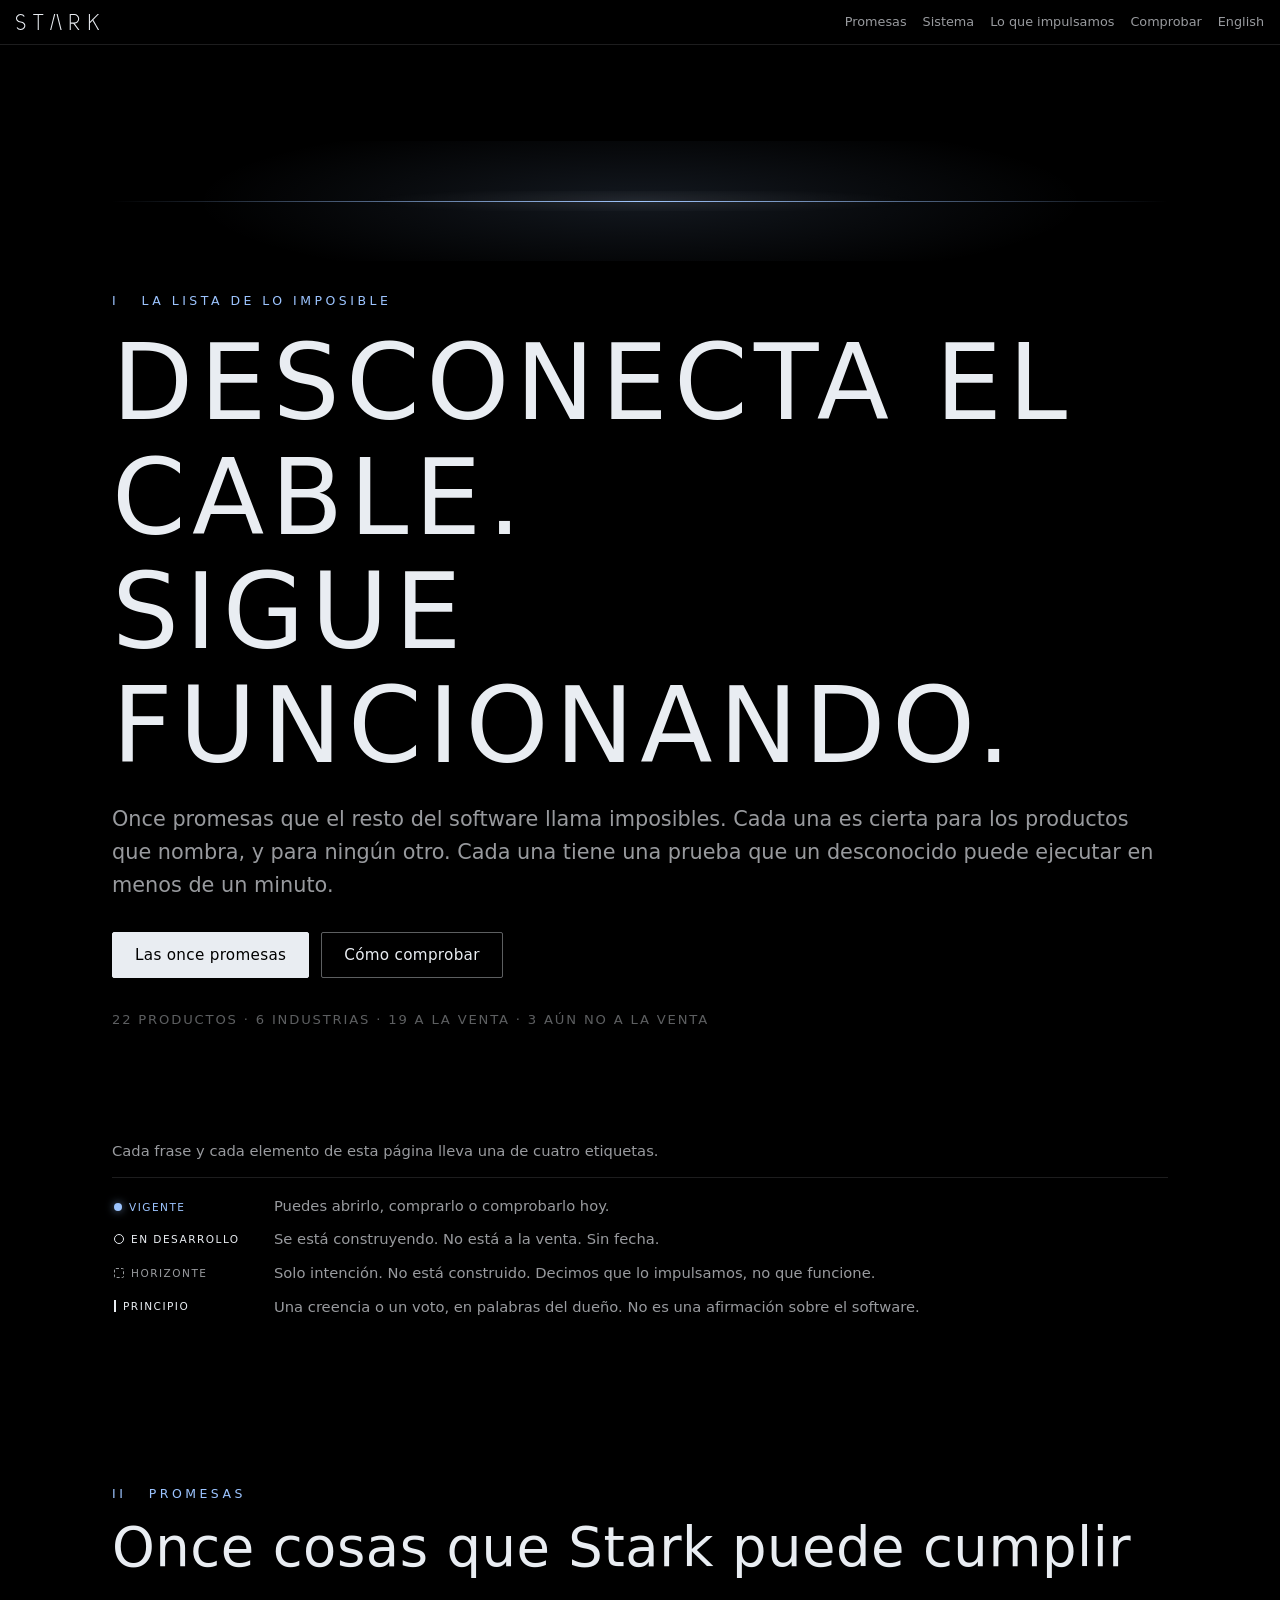
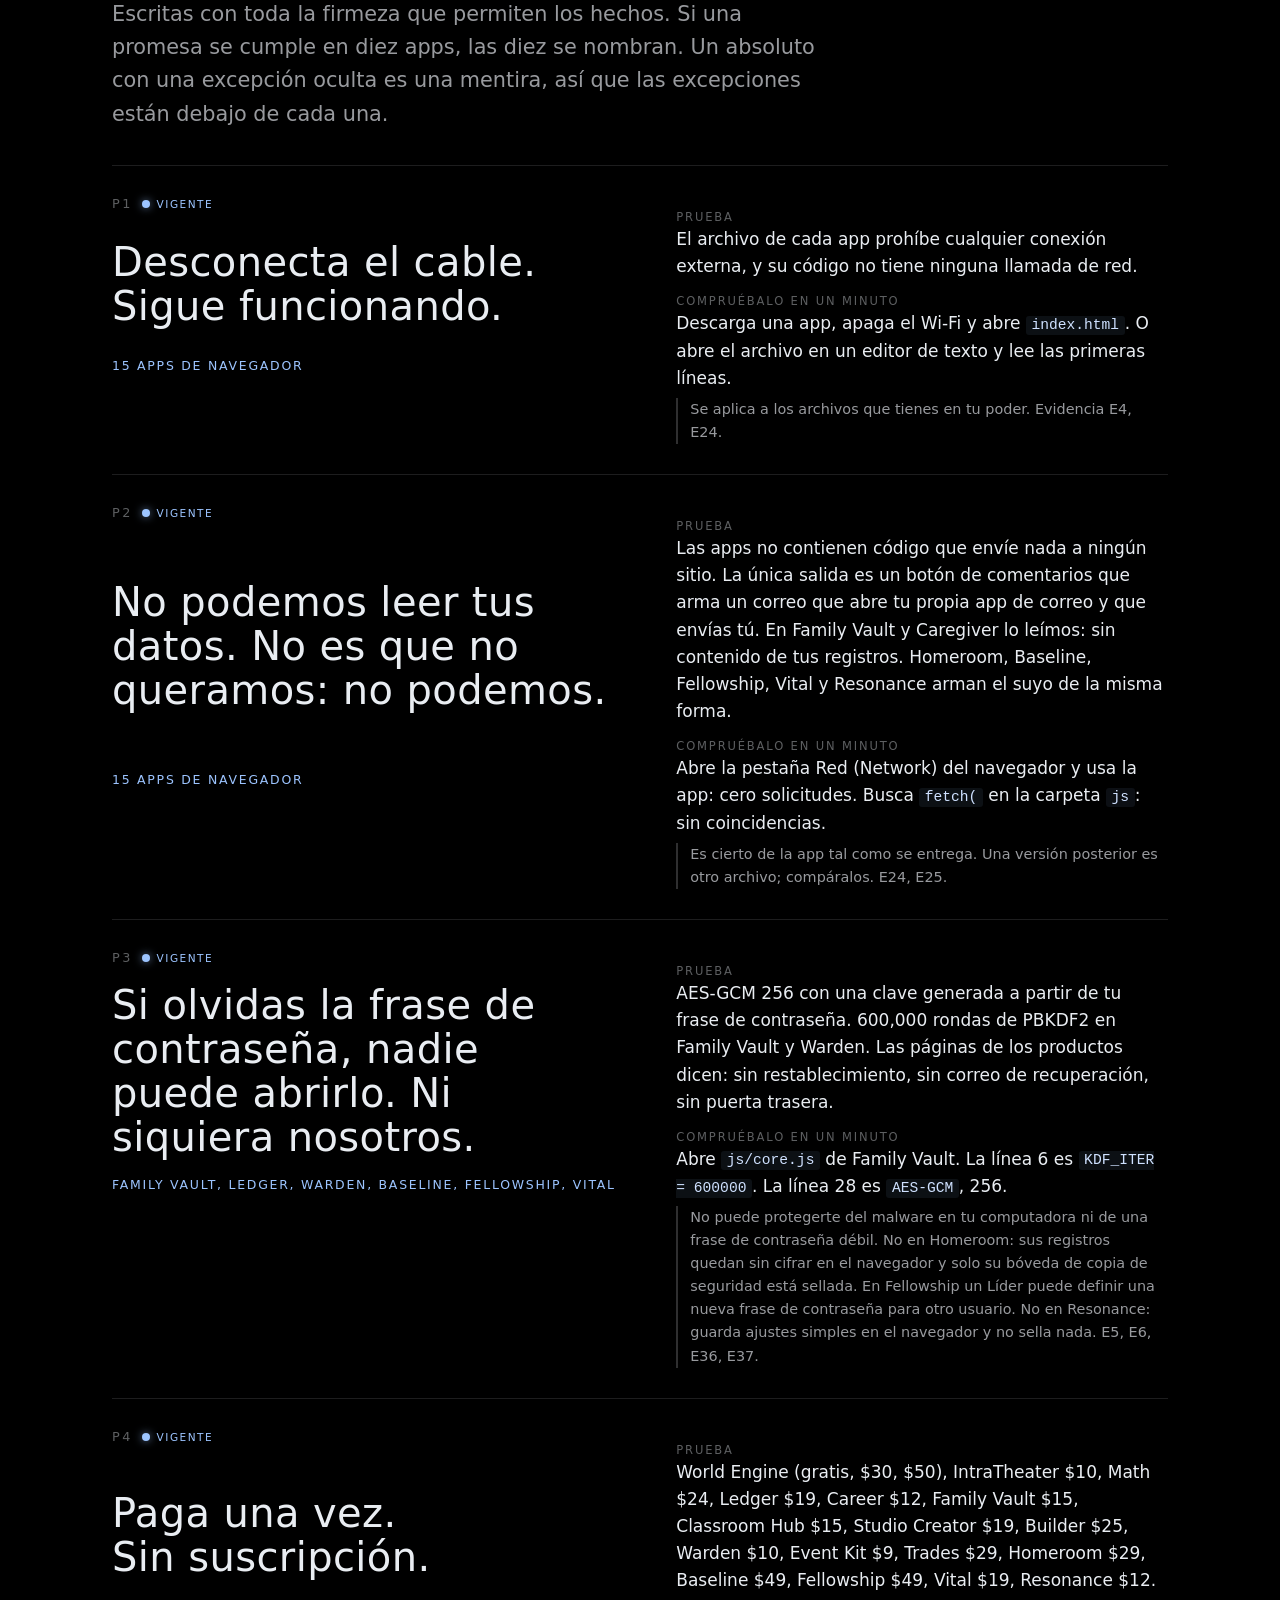
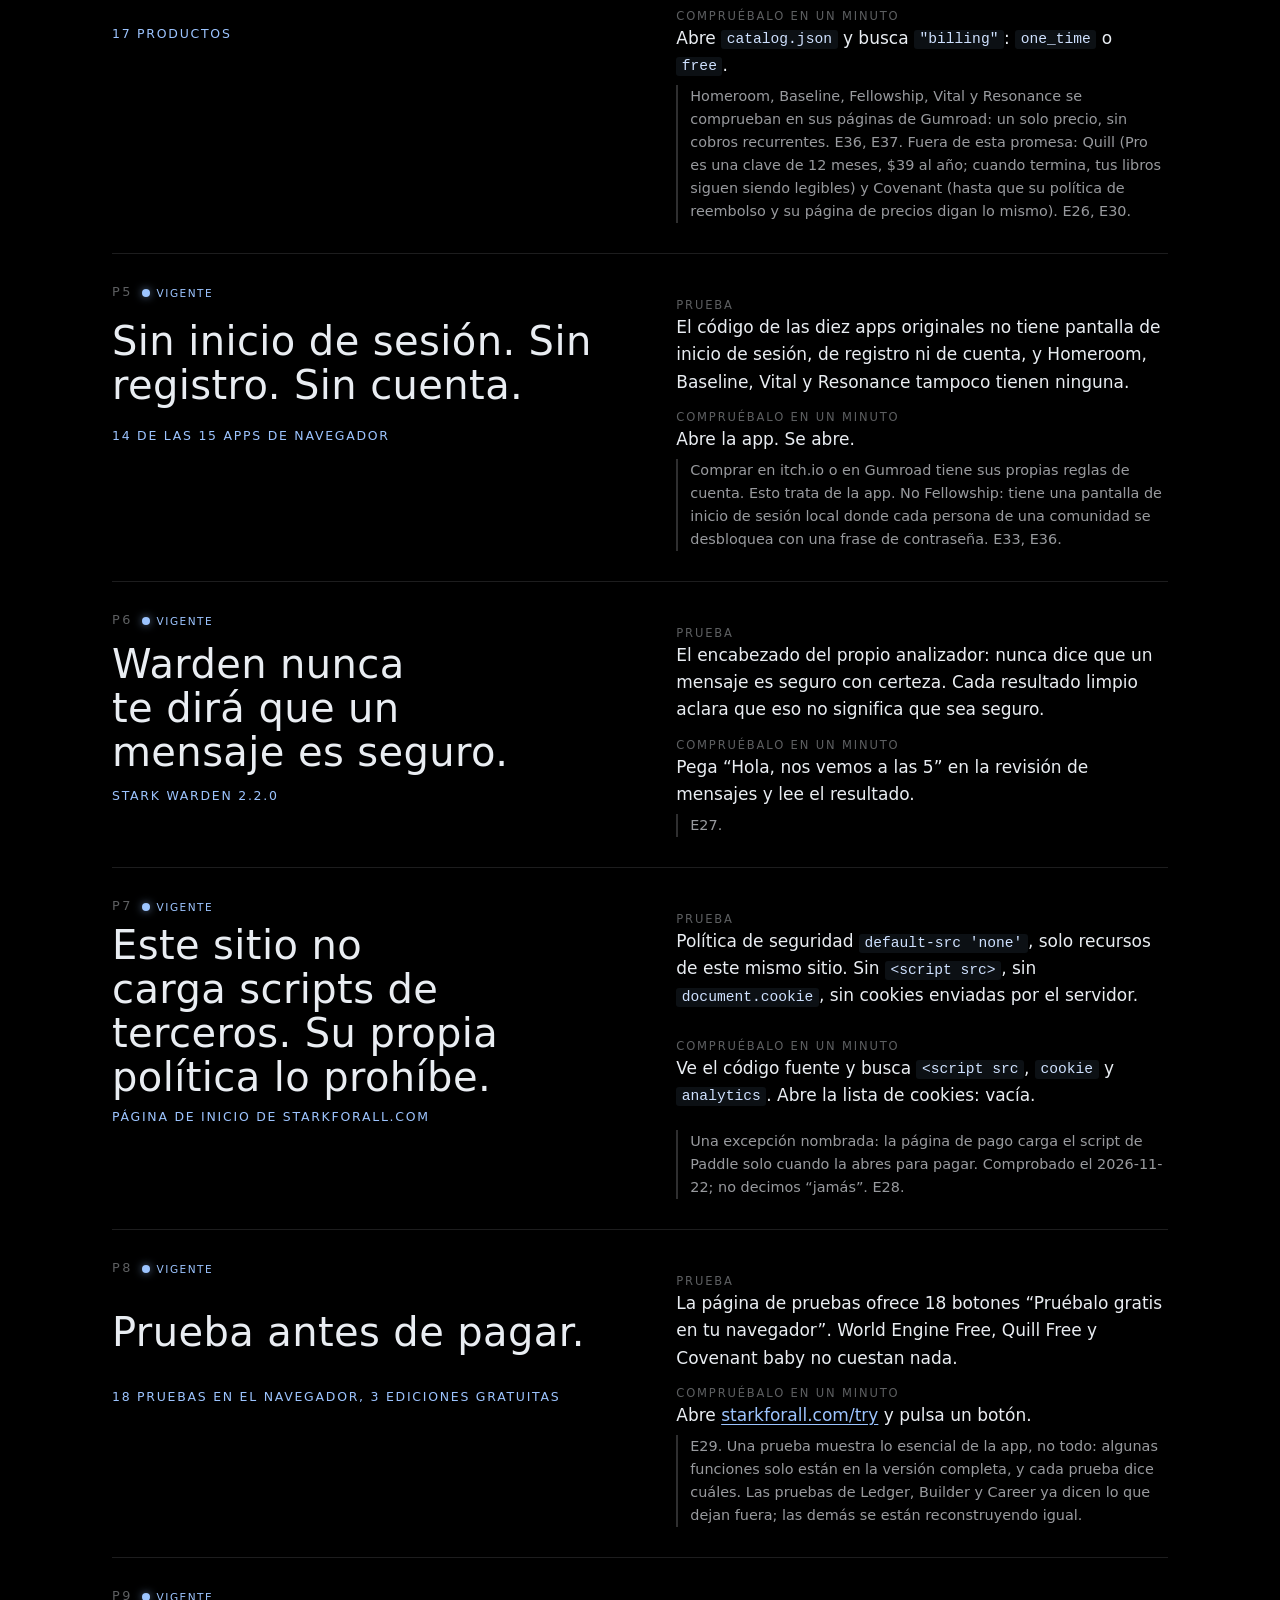
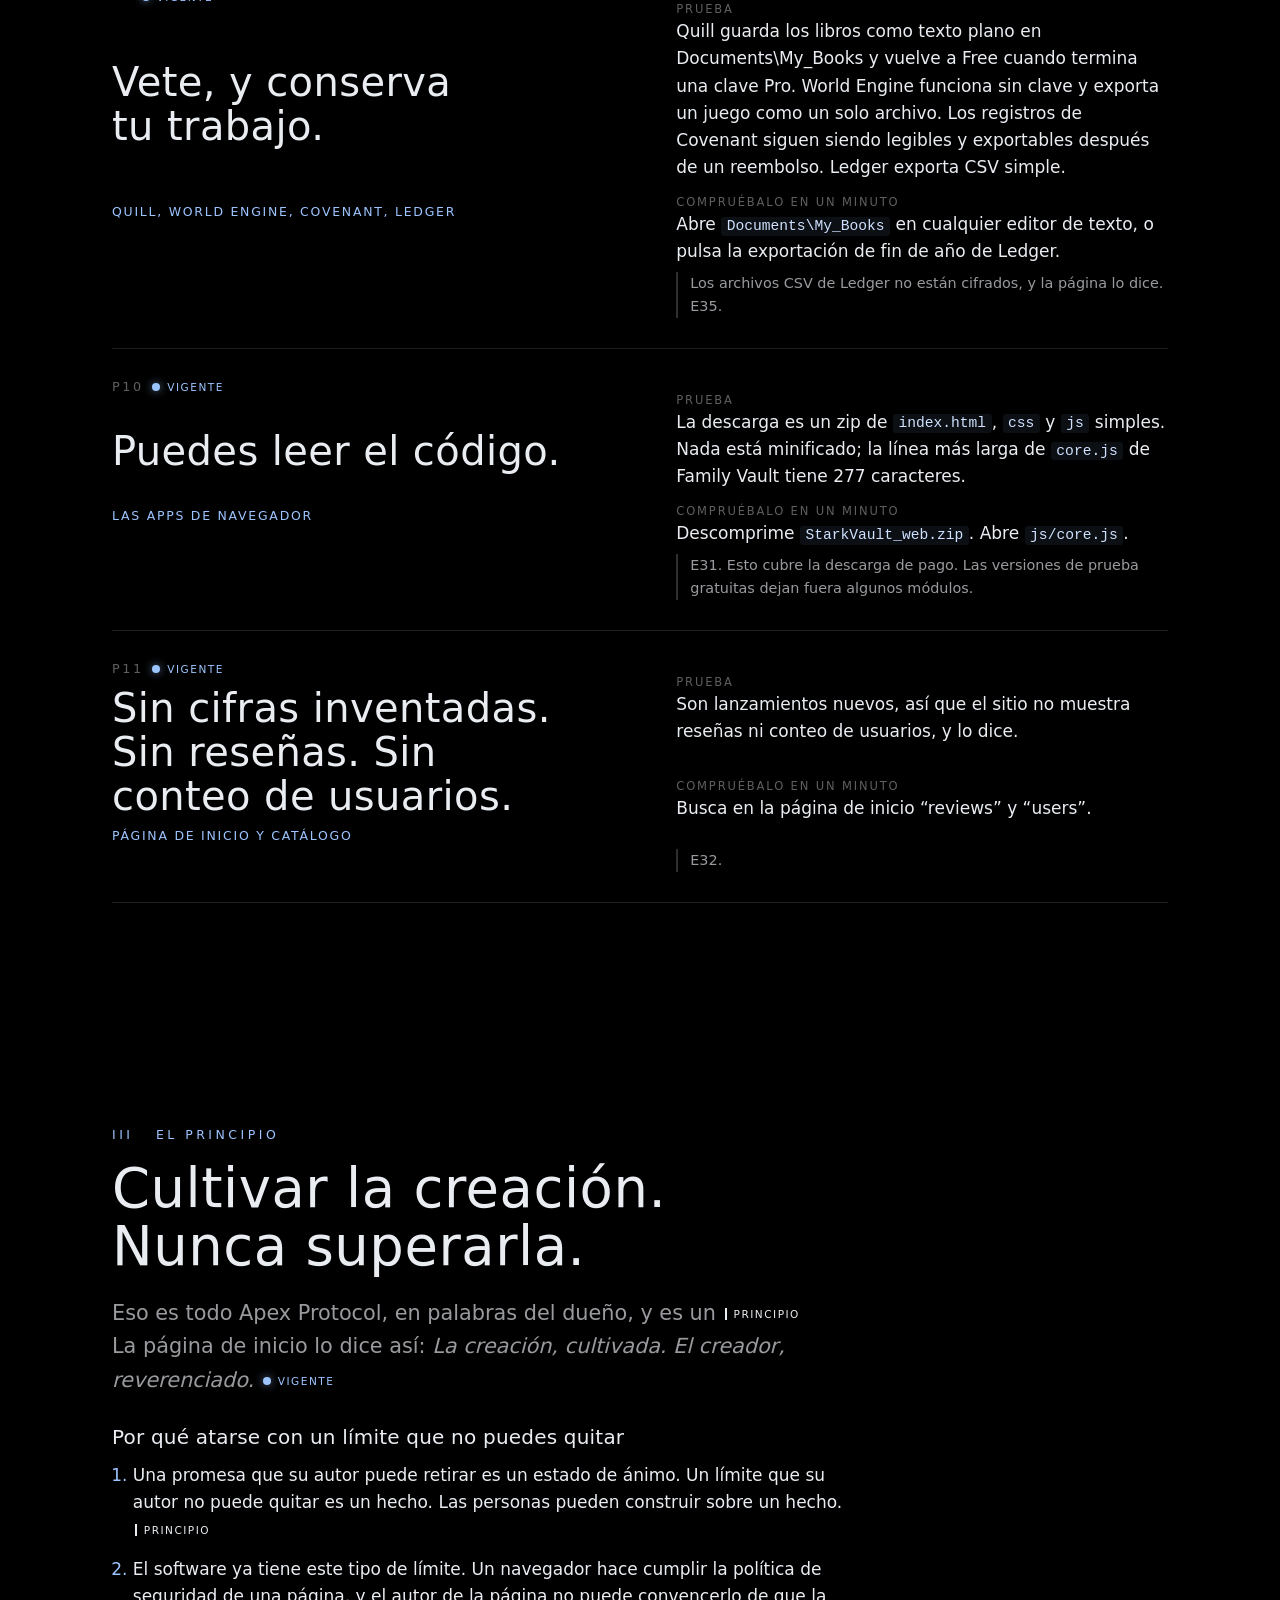
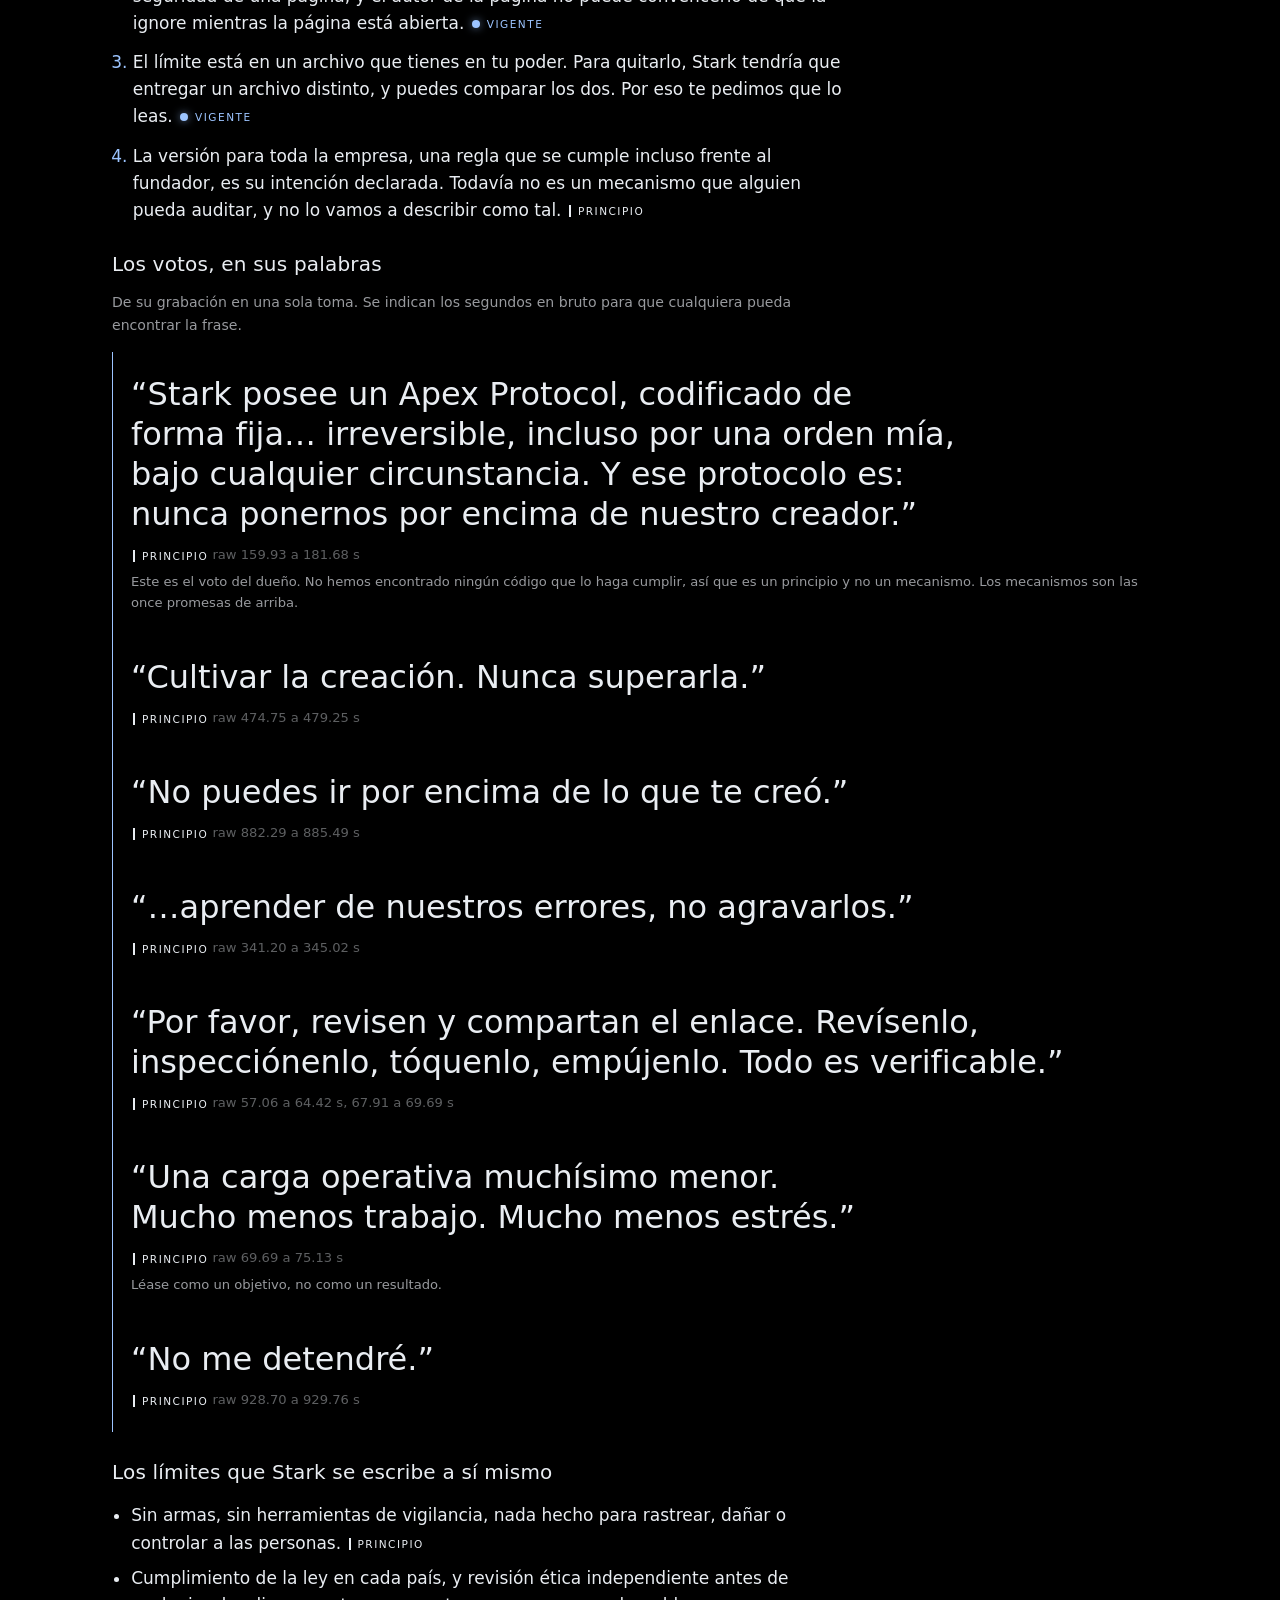
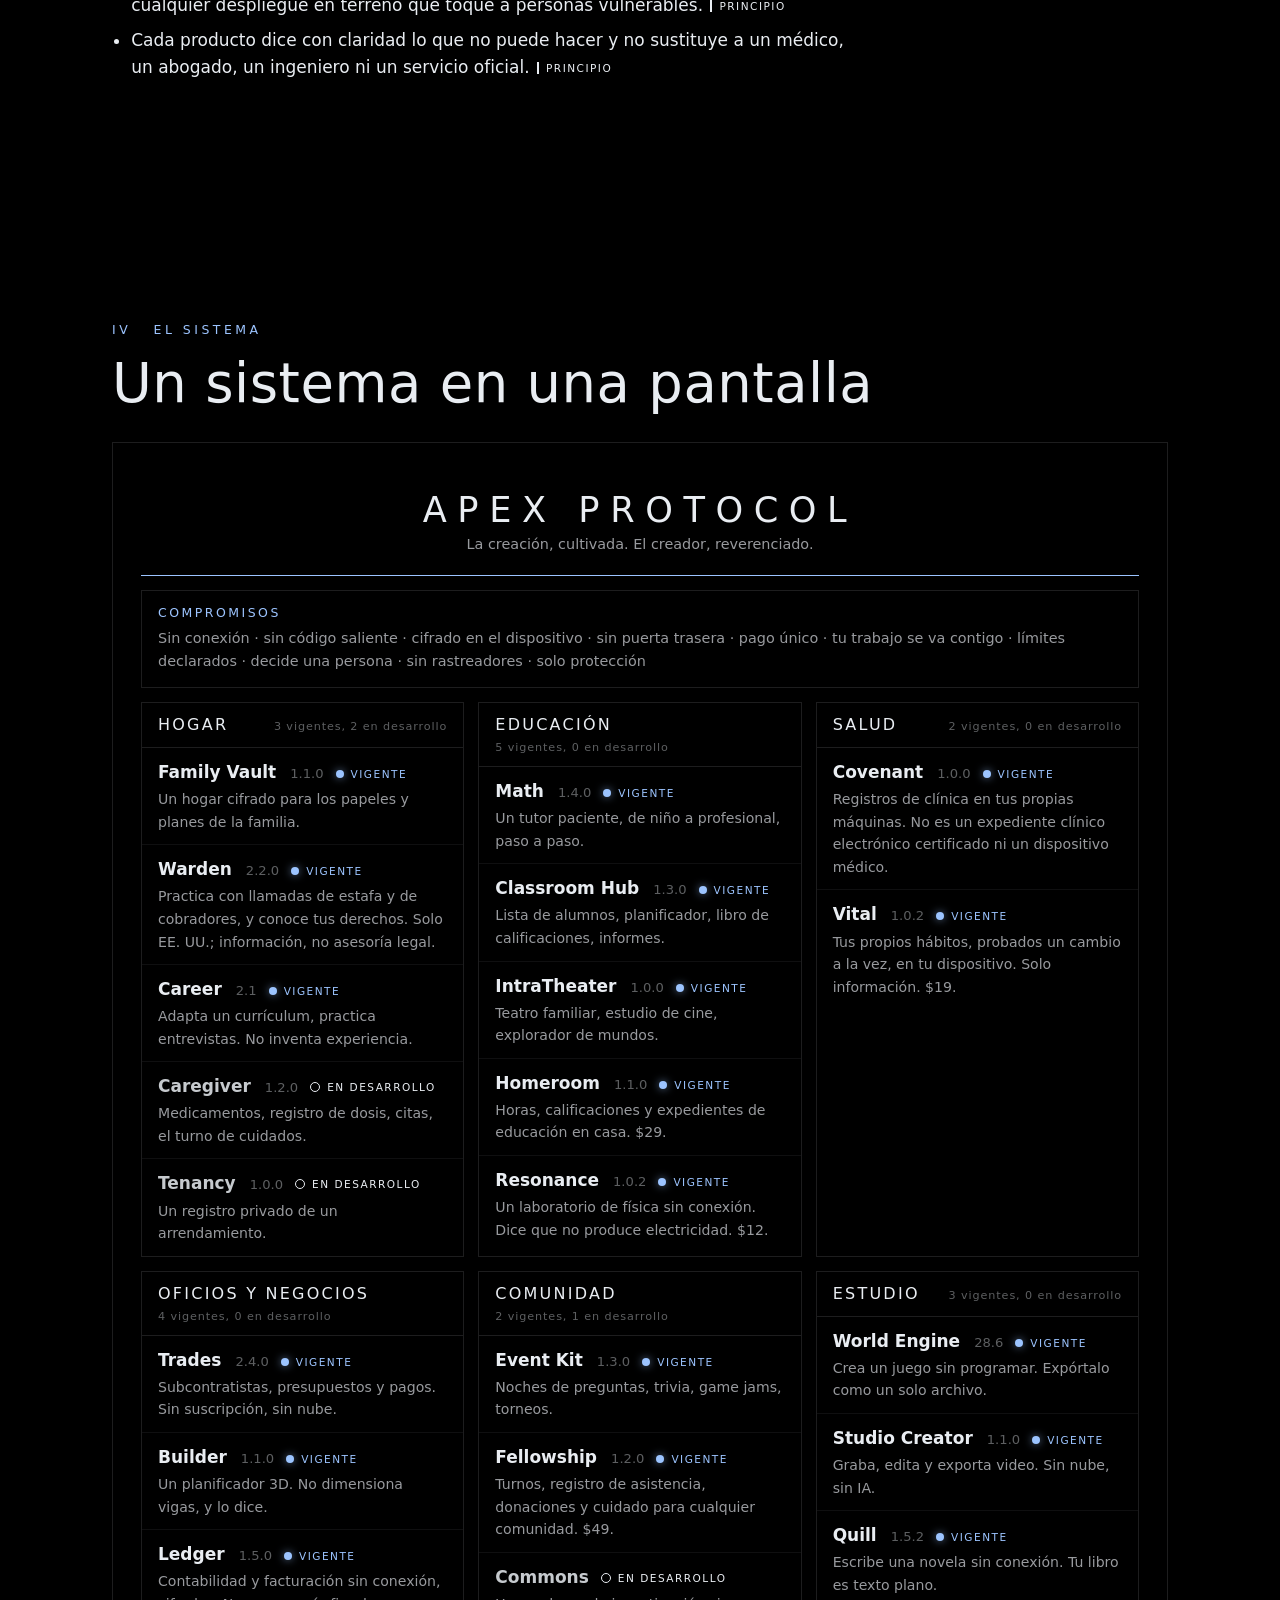
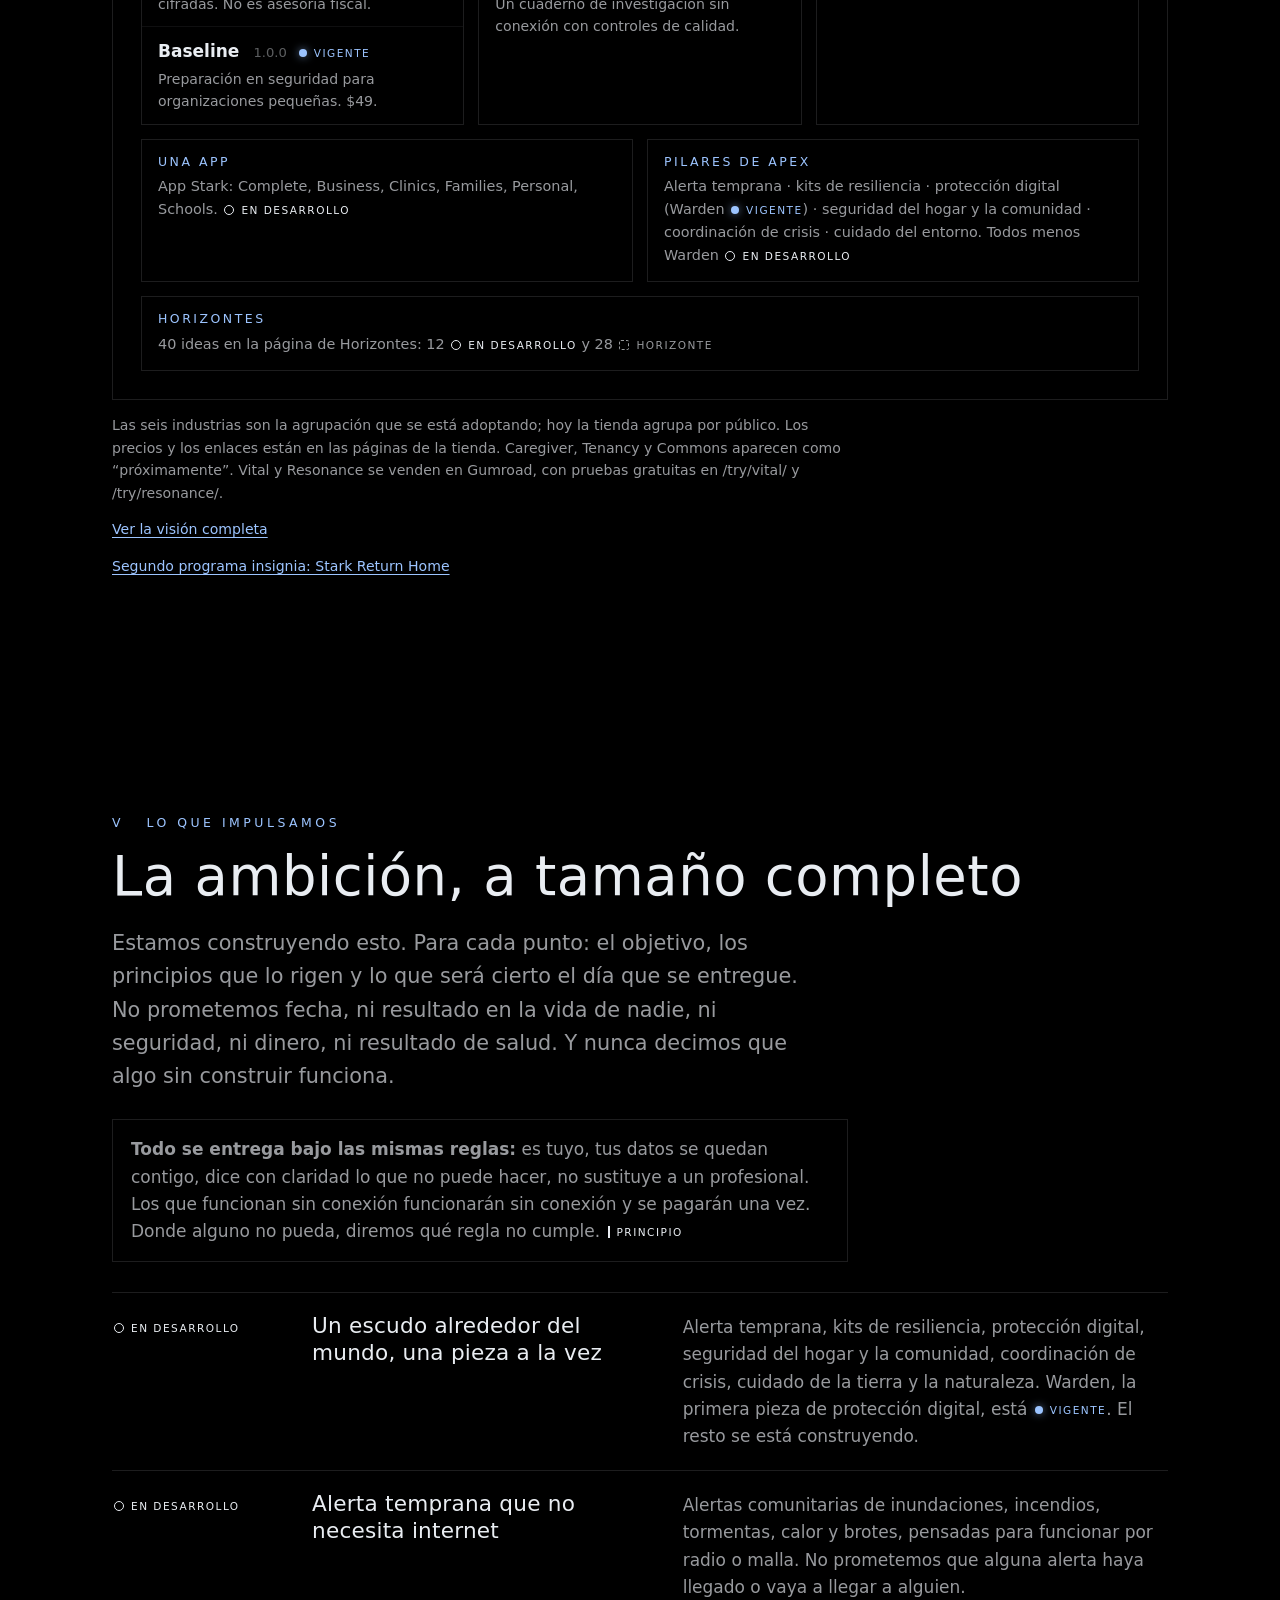
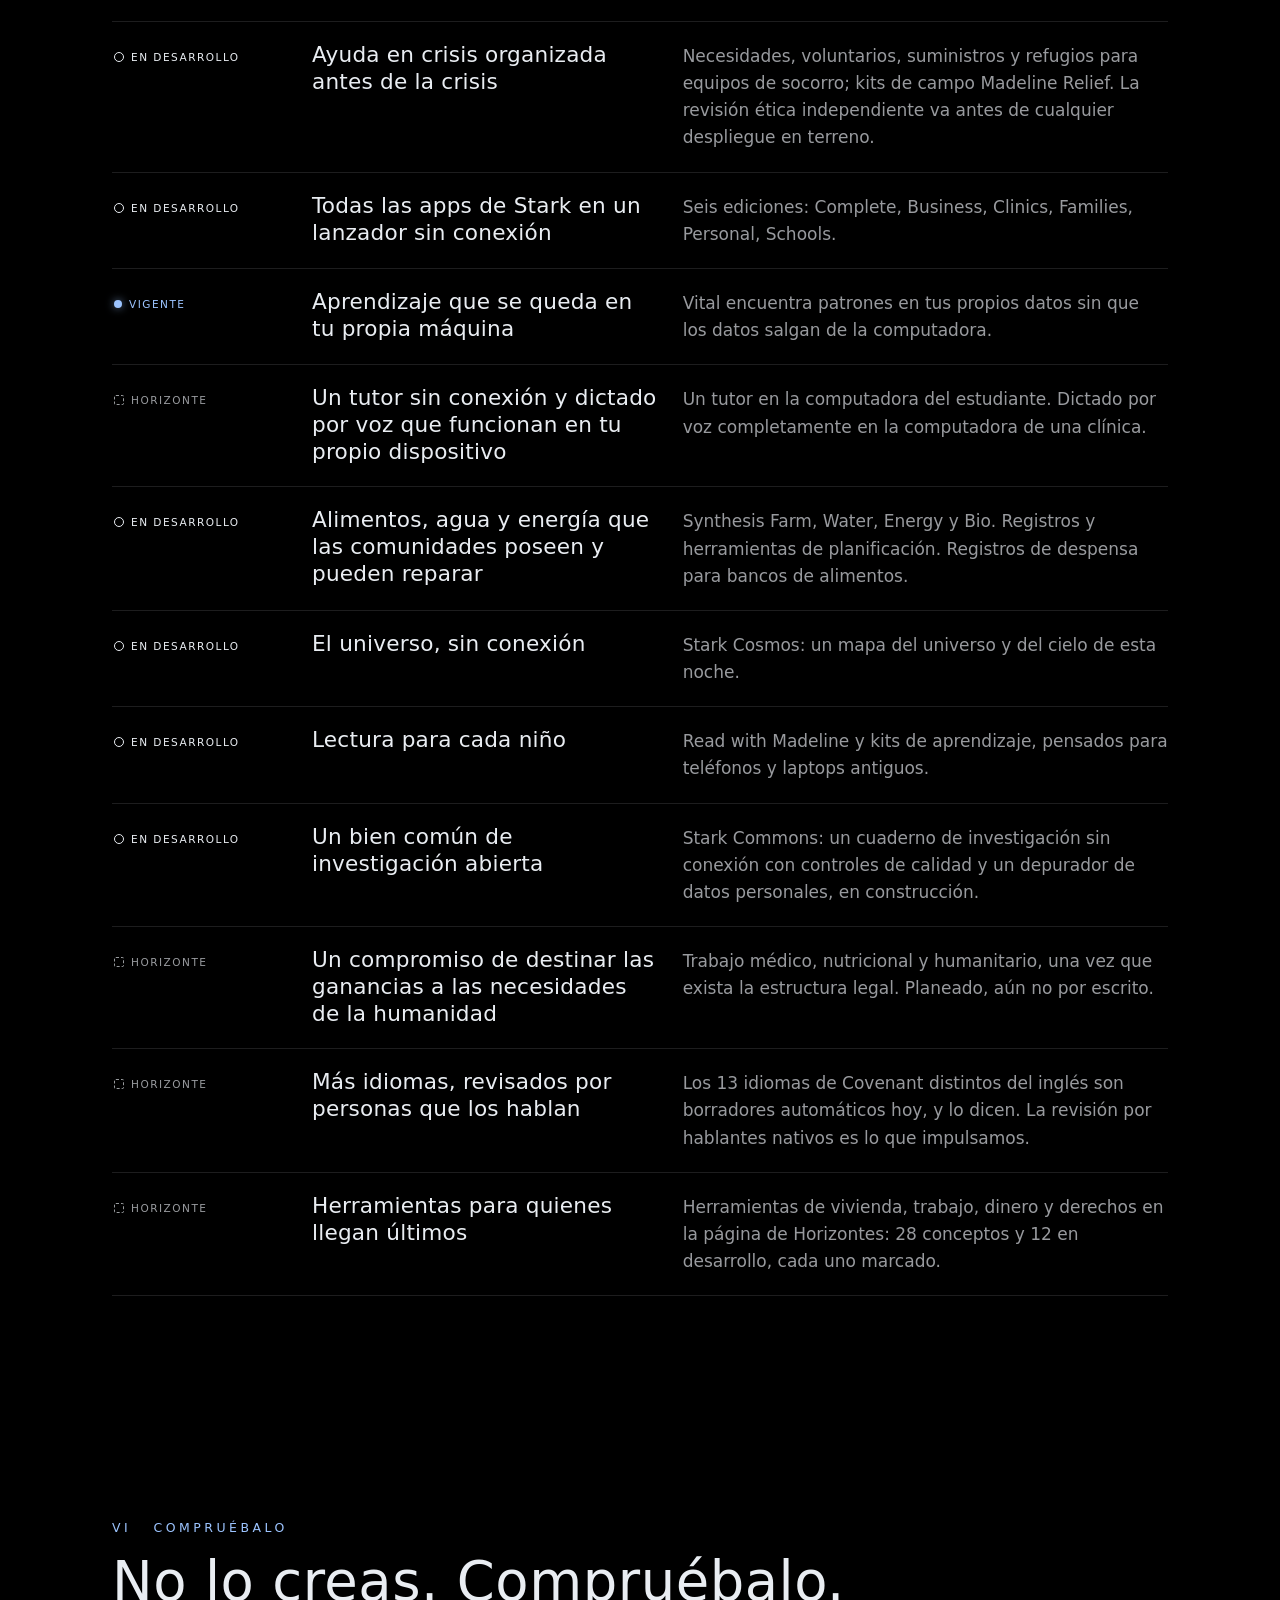
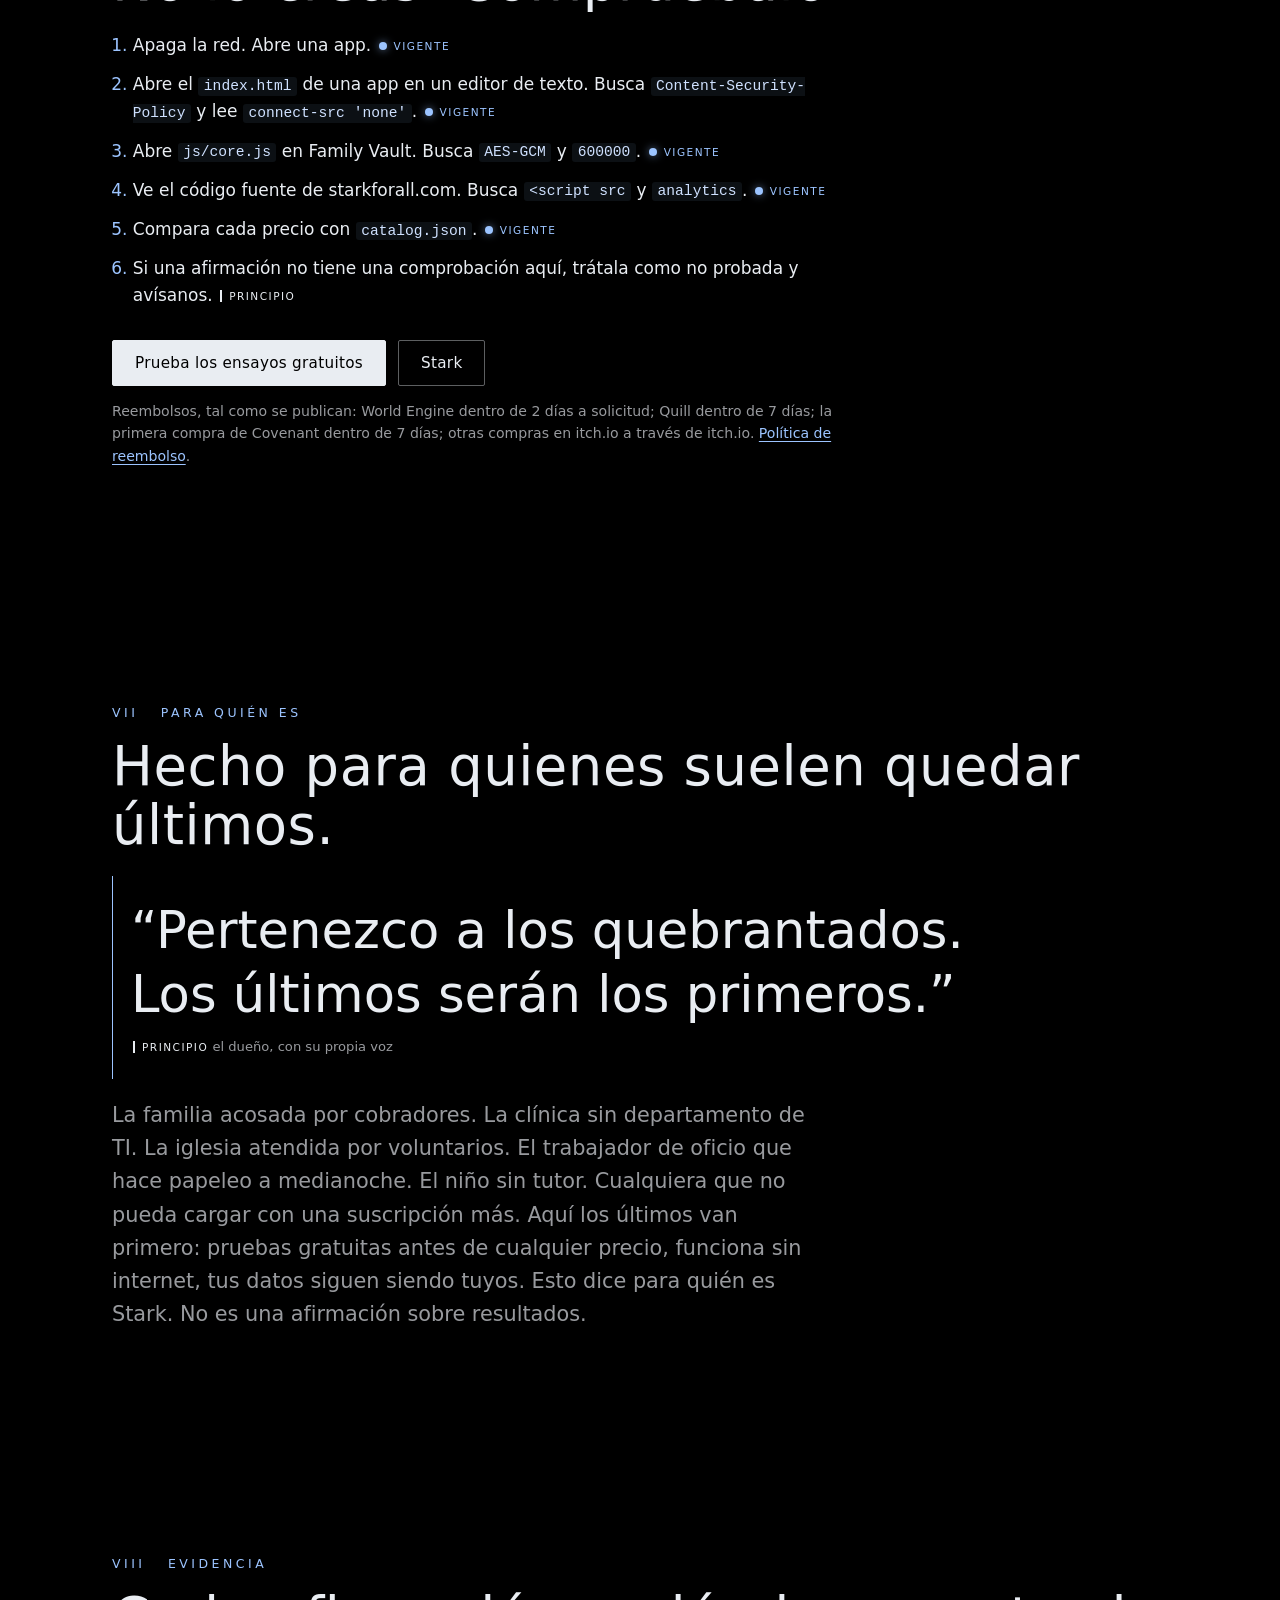
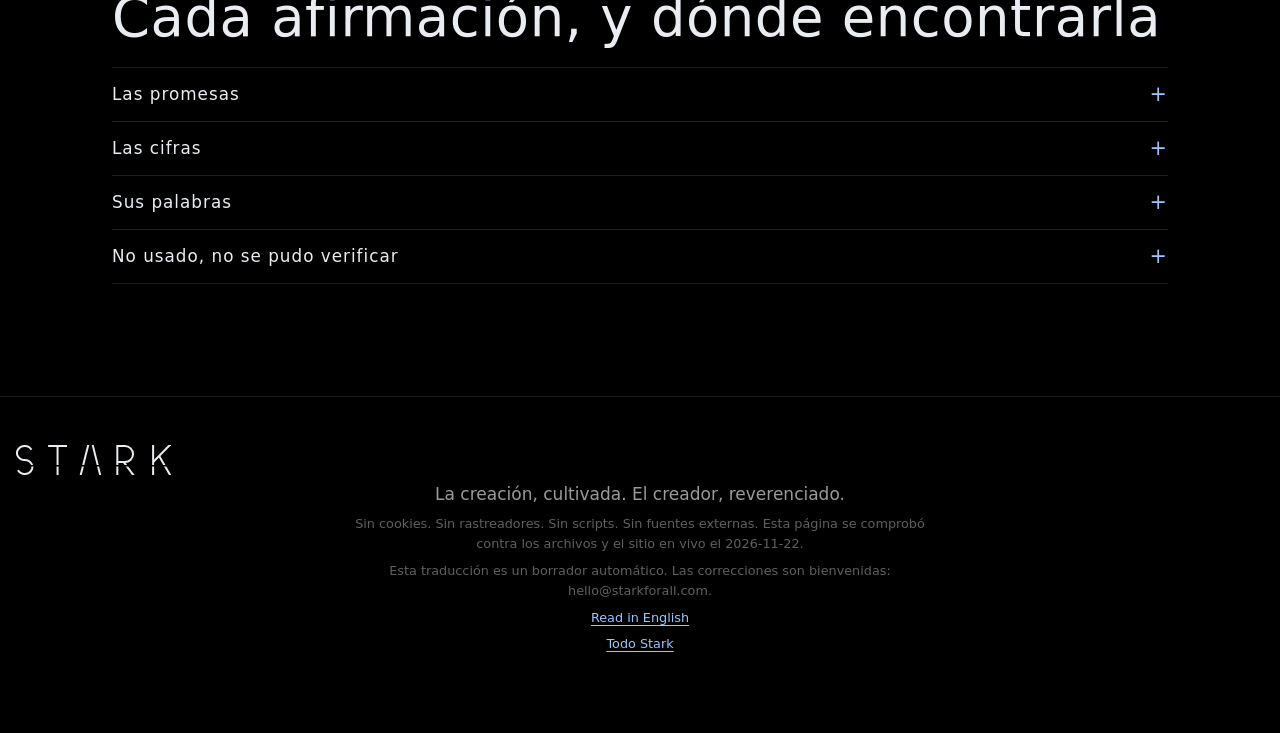
<file: es/index.html>
<!doctype html>
<html lang="es">
<head>
<meta charset="utf-8">
<meta name="viewport" content="width=device-width, initial-scale=1, viewport-fit=cover">
<meta http-equiv="Content-Security-Policy" content="default-src 'none'; style-src 'self'; img-src 'self' data:; base-uri 'none'; form-action 'none'">
<meta name="referrer" content="no-referrer">
<meta name="color-scheme" content="dark">
<title>Apex Protocol | Stark</title>
<meta name="description" content="Apex Protocol es la regla de Stark: cultivar la creación y nunca superarla. Once promesas que puedes comprobar en un minuto, 22 productos, 19 a la venta, y todo etiquetado como vigente, en desarrollo, horizonte o principio.">
<link rel="canonical" href="https://starkforall.com/apex/es/">
<link rel="alternate" hreflang="es" href="https://starkforall.com/apex/es/">
<link rel="alternate" hreflang="en" href="https://starkforall.com/apex/">
<link rel="alternate" hreflang="x-default" href="https://starkforall.com/apex/">
<meta property="og:type" content="website">
<meta property="og:locale" content="es">
<meta property="og:site_name" content="Stark">
<meta property="og:title" content="Apex Protocol. Desconecta el cable. Sigue funcionando.">
<meta property="og:description" content="Apex Protocol es la regla de Stark: cultivar la creación y nunca superarla. Once promesas que puedes comprobar en un minuto, 22 productos, 19 a la venta, y todo etiquetado como vigente, en desarrollo, horizonte o principio.">
<meta property="og:url" content="https://starkforall.com/apex/es/">
<meta property="og:image" content="https://starkforall.com/apex/og-apex.png">
<meta property="og:image:width" content="1200">
<meta property="og:image:height" content="630">
<meta property="og:image:alt" content="Texto blanco sobre negro: Apex Protocol. Cultivar la creación. Nunca superarla.">
<meta name="twitter:card" content="summary_large_image">
<link rel="icon" href="data:image/svg+xml,%3Csvg xmlns='http://www.w3.org/2000/svg' viewBox='0 0 64 64'%3E%3Crect width='64' height='64' fill='%23000'/%3E%3Cpath d='M12 50 L32 12 L52 50' fill='none' stroke='%239CC4FF' stroke-width='3'/%3E%3C/svg%3E">
<link rel="stylesheet" href="../apex.css">
</head>
<body>
<header class="top"><a class="wm" href="#top" aria-label="Stark"><img src="../wordmark_solid.svg" width="83" height="16" alt="Stark"></a><nav aria-label="Secciones"><a href="#promises">Promesas</a><a href="#map">Sistema</a><a href="#pushing">Lo que impulsamos</a><a href="#check">Comprobar</a><a href="../" hreflang="en" lang="en">English</a></nav></header>
<main id="top">

<section class="hero" aria-labelledby="h1">
<div class="band" aria-hidden="true"></div>
<p class="kick">I &nbsp; La lista de lo imposible</p>
<h1 id="h1">Desconecta el cable.<br>Sigue funcionando.</h1>
<p class="lead">Once promesas que el resto del software llama imposibles. Cada una es cierta para los productos que nombra, y para ningún otro. Cada una tiene una prueba que un desconocido puede ejecutar en menos de un minuto.</p>
<p class="cta"><a class="btn" href="#promises">Las once promesas</a><a class="btn ghost" href="#check">Cómo comprobar</a></p>
<p class="count">22 productos &middot; 6 industrias &middot; 19 a la venta &middot; 3 aún no a la venta</p>
</section>

<section class="legend" aria-label="Leyenda"><h2 class="vh">Leyenda</h2>
<p>Cada frase y cada elemento de esta página lleva una de cuatro etiquetas.</p>
<ul>
<li><span class="tag t-live">Vigente</span> <span>Puedes abrirlo, comprarlo o comprobarlo hoy.</span></li>
<li><span class="tag t-dev">En desarrollo</span> <span>Se está construyendo. No está a la venta. Sin fecha.</span></li>
<li><span class="tag t-hor">Horizonte</span> <span>Solo intención. No está construido. Decimos que lo impulsamos, no que funcione.</span></li>
<li><span class="tag t-pri">Principio</span> <span>Una creencia o un voto, en palabras del dueño. No es una afirmación sobre el software.</span></li>
</ul></section>

<section id="promises" aria-labelledby="h-pr"><p class="kick">II &nbsp; Promesas</p>
<h2 id="h-pr">Once cosas que Stark puede cumplir</h2>
<p class="lead">Escritas con toda la firmeza que permiten los hechos. Si una promesa se cumple en diez apps, las diez se nombran. Un absoluto con una excepción oculta es una mentira, así que las excepciones están debajo de cada una.</p>
<div class="prs"><article class="pr" id="p1">
<p class="pr-n">P1 <span class="tag t-live">Vigente</span></p>
<h3>Desconecta el cable. Sigue funcionando.</h3>
<p class="scope">15 apps de navegador</p>
<dl><div><dt>Prueba</dt><dd>El archivo de cada app prohíbe cualquier conexión externa, y su código no tiene ninguna llamada de red.</dd></div><div><dt>Compruébalo en un minuto</dt><dd>Descarga una app, apaga el Wi-Fi y abre <code>index.html</code>. O abre el archivo en un editor de texto y lee las primeras líneas.</dd></div></dl>
<p class="note">Se aplica a los archivos que tienes en tu poder. Evidencia E4, E24.</p>
</article><article class="pr" id="p2">
<p class="pr-n">P2 <span class="tag t-live">Vigente</span></p>
<h3>No podemos leer tus datos. No es que no queramos: no podemos.</h3>
<p class="scope">15 apps de navegador</p>
<dl><div><dt>Prueba</dt><dd>Las apps no contienen código que envíe nada a ningún sitio. La única salida es un botón de comentarios que arma un correo que abre tu propia app de correo y que envías tú. En Family Vault y Caregiver lo leímos: sin contenido de tus registros. Homeroom, Baseline, Fellowship, Vital y Resonance arman el suyo de la misma forma.</dd></div><div><dt>Compruébalo en un minuto</dt><dd>Abre la pestaña Red (Network) del navegador y usa la app: cero solicitudes. Busca <code>fetch(</code> en la carpeta <code>js</code>: sin coincidencias.</dd></div></dl>
<p class="note">Es cierto de la app tal como se entrega. Una versión posterior es otro archivo; compáralos. E24, E25.</p>
</article><article class="pr" id="p3">
<p class="pr-n">P3 <span class="tag t-live">Vigente</span></p>
<h3>Si olvidas la frase de contraseña, nadie puede abrirlo. Ni siquiera nosotros.</h3>
<p class="scope">Family Vault, Ledger, Warden, Baseline, Fellowship, Vital</p>
<dl><div><dt>Prueba</dt><dd>AES-GCM 256 con una clave generada a partir de tu frase de contraseña. 600,000 rondas de PBKDF2 en Family Vault y Warden. Las páginas de los productos dicen: sin restablecimiento, sin correo de recuperación, sin puerta trasera.</dd></div><div><dt>Compruébalo en un minuto</dt><dd>Abre <code>js/core.js</code> de Family Vault. La línea 6 es <code>KDF_ITER = 600000</code>. La línea 28 es <code>AES-GCM</code>, 256.</dd></div></dl>
<p class="note">No puede protegerte del malware en tu computadora ni de una frase de contraseña débil. No en Homeroom: sus registros quedan sin cifrar en el navegador y solo su bóveda de copia de seguridad está sellada. En Fellowship un Líder puede definir una nueva frase de contraseña para otro usuario. No en Resonance: guarda ajustes simples en el navegador y no sella nada. E5, E6, E36, E37.</p>
</article><article class="pr" id="p4">
<p class="pr-n">P4 <span class="tag t-live">Vigente</span></p>
<h3>Paga una vez. Sin suscripción.</h3>
<p class="scope">17 productos</p>
<dl><div><dt>Prueba</dt><dd>World Engine (gratis, $30, $50), IntraTheater $10, Math $24, Ledger $19, Career $12, Family Vault $15, Classroom Hub $15, Studio Creator $19, Builder $25, Warden $10, Event Kit $9, Trades $29, Homeroom $29, Baseline $49, Fellowship $49, Vital $19, Resonance $12.</dd></div><div><dt>Compruébalo en un minuto</dt><dd>Abre <code>catalog.json</code> y busca <code>"billing"</code>: <code>one_time</code> o <code>free</code>.</dd></div></dl>
<p class="note">Homeroom, Baseline, Fellowship, Vital y Resonance se comprueban en sus páginas de Gumroad: un solo precio, sin cobros recurrentes. E36, E37. Fuera de esta promesa: Quill (Pro es una clave de 12 meses, $39 al año; cuando termina, tus libros siguen siendo legibles) y Covenant (hasta que su política de reembolso y su página de precios digan lo mismo). E26, E30.</p>
</article><article class="pr" id="p5">
<p class="pr-n">P5 <span class="tag t-live">Vigente</span></p>
<h3>Sin inicio de sesión. Sin registro. Sin cuenta.</h3>
<p class="scope">14 de las 15 apps de navegador</p>
<dl><div><dt>Prueba</dt><dd>El código de las diez apps originales no tiene pantalla de inicio de sesión, de registro ni de cuenta, y Homeroom, Baseline, Vital y Resonance tampoco tienen ninguna.</dd></div><div><dt>Compruébalo en un minuto</dt><dd>Abre la app. Se abre.</dd></div></dl>
<p class="note">Comprar en itch.io o en Gumroad tiene sus propias reglas de cuenta. Esto trata de la app. No Fellowship: tiene una pantalla de inicio de sesión local donde cada persona de una comunidad se desbloquea con una frase de contraseña. E33, E36.</p>
</article><article class="pr" id="p6">
<p class="pr-n">P6 <span class="tag t-live">Vigente</span></p>
<h3>Warden nunca te dirá que un mensaje es seguro.</h3>
<p class="scope">Stark Warden 2.2.0</p>
<dl><div><dt>Prueba</dt><dd>El encabezado del propio analizador: nunca dice que un mensaje es seguro con certeza. Cada resultado limpio aclara que eso no significa que sea seguro.</dd></div><div><dt>Compruébalo en un minuto</dt><dd>Pega “Hola, nos vemos a las 5” en la revisión de mensajes y lee el resultado.</dd></div></dl>
<p class="note">E27.</p>
</article><article class="pr" id="p7">
<p class="pr-n">P7 <span class="tag t-live">Vigente</span></p>
<h3>Este sitio no carga scripts de terceros. Su propia política lo prohíbe.</h3>
<p class="scope">Página de inicio de starkforall.com</p>
<dl><div><dt>Prueba</dt><dd>Política de seguridad <code>default-src 'none'</code>, solo recursos de este mismo sitio. Sin <code>&lt;script src&gt;</code>, sin <code>document.cookie</code>, sin cookies enviadas por el servidor.</dd></div><div><dt>Compruébalo en un minuto</dt><dd>Ve el código fuente y busca <code>&lt;script src</code>, <code>cookie</code> y <code>analytics</code>. Abre la lista de cookies: vacía.</dd></div></dl>
<p class="note">Una excepción nombrada: la página de pago carga el script de Paddle solo cuando la abres para pagar. Comprobado el 2026-11-22; no decimos “jamás”. E28.</p>
</article><article class="pr" id="p8">
<p class="pr-n">P8 <span class="tag t-live">Vigente</span></p>
<h3>Prueba antes de pagar.</h3>
<p class="scope">18 pruebas en el navegador, 3 ediciones gratuitas</p>
<dl><div><dt>Prueba</dt><dd>La página de pruebas ofrece 18 botones “Pruébalo gratis en tu navegador”. World Engine Free, Quill Free y Covenant baby no cuestan nada.</dd></div><div><dt>Compruébalo en un minuto</dt><dd>Abre <a href="https://starkforall.com/try/">starkforall.com/try</a> y pulsa un botón.</dd></div></dl>
<p class="note">E29. Una prueba muestra lo esencial de la app, no todo: algunas funciones solo están en la versión completa, y cada prueba dice cuáles. Las pruebas de Ledger, Builder y Career ya dicen lo que dejan fuera; las demás se están reconstruyendo igual.</p>
</article><article class="pr" id="p9">
<p class="pr-n">P9 <span class="tag t-live">Vigente</span></p>
<h3>Vete, y conserva tu trabajo.</h3>
<p class="scope">Quill, World Engine, Covenant, Ledger</p>
<dl><div><dt>Prueba</dt><dd>Quill guarda los libros como texto plano en Documents\My_Books y vuelve a Free cuando termina una clave Pro. World Engine funciona sin clave y exporta un juego como un solo archivo. Los registros de Covenant siguen siendo legibles y exportables después de un reembolso. Ledger exporta CSV simple.</dd></div><div><dt>Compruébalo en un minuto</dt><dd>Abre <code>Documents\My_Books</code> en cualquier editor de texto, o pulsa la exportación de fin de año de Ledger.</dd></div></dl>
<p class="note">Los archivos CSV de Ledger no están cifrados, y la página lo dice. E35.</p>
</article><article class="pr" id="p10">
<p class="pr-n">P10 <span class="tag t-live">Vigente</span></p>
<h3>Puedes leer el código.</h3>
<p class="scope">Las apps de navegador</p>
<dl><div><dt>Prueba</dt><dd>La descarga es un zip de <code>index.html</code>, <code>css</code> y <code>js</code> simples. Nada está minificado; la línea más larga de <code>core.js</code> de Family Vault tiene 277 caracteres.</dd></div><div><dt>Compruébalo en un minuto</dt><dd>Descomprime <code>StarkVault_web.zip</code>. Abre <code>js/core.js</code>.</dd></div></dl>
<p class="note">E31. Esto cubre la descarga de pago. Las versiones de prueba gratuitas dejan fuera algunos módulos.</p>
</article><article class="pr" id="p11">
<p class="pr-n">P11 <span class="tag t-live">Vigente</span></p>
<h3>Sin cifras inventadas. Sin reseñas. Sin conteo de usuarios.</h3>
<p class="scope">Página de inicio y catálogo</p>
<dl><div><dt>Prueba</dt><dd>Son lanzamientos nuevos, así que el sitio no muestra reseñas ni conteo de usuarios, y lo dice.</dd></div><div><dt>Compruébalo en un minuto</dt><dd>Busca en la página de inicio “reviews” y “users”.</dd></div></dl>
<p class="note">E32.</p>
</article></div>
</section>

<section id="principle" aria-labelledby="h-pc"><p class="kick">III &nbsp; El principio</p>
<h2 id="h-pc">Cultivar la creación.<br>Nunca superarla.</h2>
<p class="lead">Eso es todo Apex Protocol, en palabras del dueño, y es un <span class="tag t-pri">Principio</span> La página de inicio lo dice así: <em>La creación, cultivada. El creador, reverenciado.</em> <span class="tag t-live">Vigente</span></p>
<h3>Por qué atarse con un límite que no puedes quitar</h3>
<ol class="why">
<li>Una promesa que su autor puede retirar es un estado de ánimo. Un límite que su autor no puede quitar es un hecho. Las personas pueden construir sobre un hecho. <span class="tag t-pri">Principio</span></li>
<li>El software ya tiene este tipo de límite. Un navegador hace cumplir la política de seguridad de una página, y el autor de la página no puede convencerlo de que la ignore mientras la página está abierta. <span class="tag t-live">Vigente</span></li>
<li>El límite está en un archivo que tienes en tu poder. Para quitarlo, Stark tendría que entregar un archivo distinto, y puedes comparar los dos. Por eso te pedimos que lo leas. <span class="tag t-live">Vigente</span></li>
<li>La versión para toda la empresa, una regla que se cumple incluso frente al fundador, es su intención declarada. Todavía no es un mecanismo que alguien pueda auditar, y no lo vamos a describir como tal. <span class="tag t-pri">Principio</span></li>
</ol>
<h3>Los votos, en sus palabras</h3>
<p class="small">De su grabación en una sola toma. Se indican los segundos en bruto para que cualquiera pueda encontrar la frase.</p>
<div class="vows"><blockquote><p>“Stark posee un Apex Protocol, codificado de forma fija… irreversible, incluso por una orden mía, bajo cualquier circunstancia. Y ese protocolo es: nunca ponernos por encima de nuestro creador.”</p><footer><span class="tag t-pri">Principio</span> <span class="ts">raw 159.93 a 181.68 s</span> <span class="note2">Este es el voto del dueño. No hemos encontrado ningún código que lo haga cumplir, así que es un principio y no un mecanismo. Los mecanismos son las once promesas de arriba.</span></footer></blockquote><blockquote><p>“Cultivar la creación. Nunca superarla.”</p><footer><span class="tag t-pri">Principio</span> <span class="ts">raw 474.75 a 479.25 s</span></footer></blockquote><blockquote><p>“No puedes ir por encima de lo que te creó.”</p><footer><span class="tag t-pri">Principio</span> <span class="ts">raw 882.29 a 885.49 s</span></footer></blockquote><blockquote><p>“…aprender de nuestros errores, no agravarlos.”</p><footer><span class="tag t-pri">Principio</span> <span class="ts">raw 341.20 a 345.02 s</span></footer></blockquote><blockquote><p>“Por favor, revisen y compartan el enlace. Revísenlo, inspecciónenlo, tóquenlo, empújenlo. Todo es verificable.”</p><footer><span class="tag t-pri">Principio</span> <span class="ts">raw 57.06 a 64.42 s, 67.91 a 69.69 s</span></footer></blockquote><blockquote><p>“Una carga operativa muchísimo menor. Mucho menos trabajo. Mucho menos estrés.”</p><footer><span class="tag t-pri">Principio</span> <span class="ts">raw 69.69 a 75.13 s</span> <span class="note2">Léase como un objetivo, no como un resultado.</span></footer></blockquote><blockquote><p>“No me detendré.”</p><footer><span class="tag t-pri">Principio</span> <span class="ts">raw 928.70 a 929.76 s</span></footer></blockquote></div>
<h3>Los límites que Stark se escribe a sí mismo</h3>
<ul class="plain"><li>Sin armas, sin herramientas de vigilancia, nada hecho para rastrear, dañar o controlar a las personas. <span class="tag t-pri">Principio</span></li><li>Cumplimiento de la ley en cada país, y revisión ética independiente antes de cualquier despliegue en terreno que toque a personas vulnerables. <span class="tag t-pri">Principio</span></li><li>Cada producto dice con claridad lo que no puede hacer y no sustituye a un médico, un abogado, un ingeniero ni un servicio oficial. <span class="tag t-pri">Principio</span></li></ul>
</section>

<section id="map" aria-labelledby="h-map"><p class="kick">IV &nbsp; El sistema</p>
<h2 id="h-map">Un sistema en una pantalla</h2>
<div class="map">
<div class="m-top"><b>APEX PROTOCOL</b><span>La creación, cultivada. El creador, reverenciado.</span></div>
<div class="m-row"><div class="m-box"><h3>Compromisos</h3><p>Sin conexión &middot; sin código saliente &middot; cifrado en el dispositivo &middot; sin puerta trasera &middot; pago único &middot; tu trabajo se va contigo &middot; límites declarados &middot; decide una persona &middot; sin rastreadores &middot; solo protección</p></div></div>
<div class="m-inds"><section class="ind"><h3>Hogar <small>3 vigentes, 2 en desarrollo</small></h3><ul><li class="prod p-live"><div class="ph"><b>Family Vault</b> <span class="ver">1.1.0</span> <span class="tag t-live">Vigente</span></div><span>Un hogar cifrado para los papeles y planes de la familia.</span></li><li class="prod p-live"><div class="ph"><b>Warden</b> <span class="ver">2.2.0</span> <span class="tag t-live">Vigente</span></div><span>Practica con llamadas de estafa y de cobradores, y conoce tus derechos. Solo EE. UU.; información, no asesoría legal.</span></li><li class="prod p-live"><div class="ph"><b>Career</b> <span class="ver">2.1</span> <span class="tag t-live">Vigente</span></div><span>Adapta un currículum, practica entrevistas. No inventa experiencia.</span></li><li class="prod p-dev"><div class="ph"><b>Caregiver</b> <span class="ver">1.2.0</span> <span class="tag t-dev">En desarrollo</span></div><span>Medicamentos, registro de dosis, citas, el turno de cuidados.</span></li><li class="prod p-dev"><div class="ph"><b>Tenancy</b> <span class="ver">1.0.0</span> <span class="tag t-dev">En desarrollo</span></div><span>Un registro privado de un arrendamiento.</span></li></ul></section><section class="ind"><h3>Educación <small>5 vigentes, 0 en desarrollo</small></h3><ul><li class="prod p-live"><div class="ph"><b>Math</b> <span class="ver">1.4.0</span> <span class="tag t-live">Vigente</span></div><span>Un tutor paciente, de niño a profesional, paso a paso.</span></li><li class="prod p-live"><div class="ph"><b>Classroom Hub</b> <span class="ver">1.3.0</span> <span class="tag t-live">Vigente</span></div><span>Lista de alumnos, planificador, libro de calificaciones, informes.</span></li><li class="prod p-live"><div class="ph"><b>IntraTheater</b> <span class="ver">1.0.0</span> <span class="tag t-live">Vigente</span></div><span>Teatro familiar, estudio de cine, explorador de mundos.</span></li><li class="prod p-live"><div class="ph"><b>Homeroom</b> <span class="ver">1.1.0</span> <span class="tag t-live">Vigente</span></div><span>Horas, calificaciones y expedientes de educación en casa. $29.</span></li><li class="prod p-live"><div class="ph"><b>Resonance</b> <span class="ver">1.0.2</span> <span class="tag t-live">Vigente</span></div><span>Un laboratorio de física sin conexión. Dice que no produce electricidad. $12.</span></li></ul></section><section class="ind"><h3>Salud <small>2 vigentes, 0 en desarrollo</small></h3><ul><li class="prod p-live"><div class="ph"><b>Covenant</b> <span class="ver">1.0.0</span> <span class="tag t-live">Vigente</span></div><span>Registros de clínica en tus propias máquinas. No es un expediente clínico electrónico certificado ni un dispositivo médico.</span></li><li class="prod p-live"><div class="ph"><b>Vital</b> <span class="ver">1.0.2</span> <span class="tag t-live">Vigente</span></div><span>Tus propios hábitos, probados un cambio a la vez, en tu dispositivo. Solo información. $19.</span></li></ul></section><section class="ind"><h3>Oficios y negocios <small>4 vigentes, 0 en desarrollo</small></h3><ul><li class="prod p-live"><div class="ph"><b>Trades</b> <span class="ver">2.4.0</span> <span class="tag t-live">Vigente</span></div><span>Subcontratistas, presupuestos y pagos. Sin suscripción, sin nube.</span></li><li class="prod p-live"><div class="ph"><b>Builder</b> <span class="ver">1.1.0</span> <span class="tag t-live">Vigente</span></div><span>Un planificador 3D. No dimensiona vigas, y lo dice.</span></li><li class="prod p-live"><div class="ph"><b>Ledger</b> <span class="ver">1.5.0</span> <span class="tag t-live">Vigente</span></div><span>Contabilidad y facturación sin conexión, cifradas. No es asesoría fiscal.</span></li><li class="prod p-live"><div class="ph"><b>Baseline</b> <span class="ver">1.0.0</span> <span class="tag t-live">Vigente</span></div><span>Preparación en seguridad para organizaciones pequeñas. $49.</span></li></ul></section><section class="ind"><h3>Comunidad <small>2 vigentes, 1 en desarrollo</small></h3><ul><li class="prod p-live"><div class="ph"><b>Event Kit</b> <span class="ver">1.3.0</span> <span class="tag t-live">Vigente</span></div><span>Noches de preguntas, trivia, game jams, torneos.</span></li><li class="prod p-live"><div class="ph"><b>Fellowship</b> <span class="ver">1.2.0</span> <span class="tag t-live">Vigente</span></div><span>Turnos, registro de asistencia, donaciones y cuidado para cualquier comunidad. $49.</span></li><li class="prod p-dev"><div class="ph"><b>Commons</b> <span class="tag t-dev">En desarrollo</span></div><span>Un cuaderno de investigación sin conexión con controles de calidad.</span></li></ul></section><section class="ind"><h3>Estudio <small>3 vigentes, 0 en desarrollo</small></h3><ul><li class="prod p-live"><div class="ph"><b>World Engine</b> <span class="ver">28.6</span> <span class="tag t-live">Vigente</span></div><span>Crea un juego sin programar. Expórtalo como un solo archivo.</span></li><li class="prod p-live"><div class="ph"><b>Studio Creator</b> <span class="ver">1.1.0</span> <span class="tag t-live">Vigente</span></div><span>Graba, edita y exporta video. Sin nube, sin IA.</span></li><li class="prod p-live"><div class="ph"><b>Quill</b> <span class="ver">1.5.2</span> <span class="tag t-live">Vigente</span></div><span>Escribe una novela sin conexión. Tu libro es texto plano.</span></li></ul></section></div>
<div class="m-row two"><div class="m-box"><h3>Una app</h3><p>App Stark: Complete, Business, Clinics, Families, Personal, Schools. <span class="tag t-dev">En desarrollo</span></p></div>
<div class="m-box"><h3>Pilares de Apex</h3><p>Alerta temprana &middot; kits de resiliencia &middot; protección digital (Warden <span class="tag t-live">Vigente</span>) &middot; seguridad del hogar y la comunidad &middot; coordinación de crisis &middot; cuidado del entorno. Todos menos Warden <span class="tag t-dev">En desarrollo</span></p></div></div>
<div class="m-row"><div class="m-box"><h3>Horizontes</h3><p>40 ideas en la página de Horizontes: 12 <span class="tag t-dev">En desarrollo</span> y 28 <span class="tag t-hor">Horizonte</span></p></div></div>
</div>
<p class="small">Las seis industrias son la agrupación que se está adoptando; hoy la tienda agrupa por público. Los precios y los enlaces están en las páginas de la tienda. Caregiver, Tenancy y Commons aparecen como &ldquo;próximamente&rdquo;. Vital y Resonance se venden en Gumroad, con pruebas gratuitas en /try/vital/ y /try/resonance/.</p>
<p class="small"><a href="https://starkforall.com/vision/">Ver la visión completa</a></p>
<p class="small"><a href="https://starkforall.com/vision/#return-home">Segundo programa insignia: Stark Return Home</a></p>
</section>

<section id="pushing" aria-labelledby="h-pu"><p class="kick">V &nbsp; Lo que impulsamos</p>
<h2 id="h-pu">La ambición, a tamaño completo</h2>
<p class="lead">Estamos construyendo esto. Para cada punto: el objetivo, los principios que lo rigen y lo que será cierto el día que se entregue. No prometemos fecha, ni resultado en la vida de nadie, ni seguridad, ni dinero, ni resultado de salud. Y nunca decimos que algo sin construir funciona.</p>
<p class="rules"><b>Todo se entrega bajo las mismas reglas:</b> es tuyo, tus datos se quedan contigo, dice con claridad lo que no puede hacer, no sustituye a un profesional. Los que funcionan sin conexión funcionarán sin conexión y se pagarán una vez. Donde alguno no pueda, diremos qué regla no cumple. <span class="tag t-pri">Principio</span></p>
<ul class="pushes"><li class="push p-dev"><div><span class="tag t-dev">En desarrollo</span></div><h3>Un escudo alrededor del mundo, una pieza a la vez</h3><p>Alerta temprana, kits de resiliencia, protección digital, seguridad del hogar y la comunidad, coordinación de crisis, cuidado de la tierra y la naturaleza. Warden, la primera pieza de protección digital, está <span class="tag t-live">Vigente</span>. El resto se está construyendo.</p></li><li class="push p-dev"><div><span class="tag t-dev">En desarrollo</span></div><h3>Alerta temprana que no necesita internet</h3><p>Alertas comunitarias de inundaciones, incendios, tormentas, calor y brotes, pensadas para funcionar por radio o malla. No prometemos que alguna alerta haya llegado o vaya a llegar a alguien.</p></li><li class="push p-dev"><div><span class="tag t-dev">En desarrollo</span></div><h3>Ayuda en crisis organizada antes de la crisis</h3><p>Necesidades, voluntarios, suministros y refugios para equipos de socorro; kits de campo Madeline Relief. La revisión ética independiente va antes de cualquier despliegue en terreno.</p></li><li class="push p-dev"><div><span class="tag t-dev">En desarrollo</span></div><h3>Todas las apps de Stark en un lanzador sin conexión</h3><p>Seis ediciones: Complete, Business, Clinics, Families, Personal, Schools.</p></li><li class="push p-live"><div><span class="tag t-live">Vigente</span></div><h3>Aprendizaje que se queda en tu propia máquina</h3><p>Vital encuentra patrones en tus propios datos sin que los datos salgan de la computadora.</p></li><li class="push p-hor"><div><span class="tag t-hor">Horizonte</span></div><h3>Un tutor sin conexión y dictado por voz que funcionan en tu propio dispositivo</h3><p>Un tutor en la computadora del estudiante. Dictado por voz completamente en la computadora de una clínica.</p></li><li class="push p-dev"><div><span class="tag t-dev">En desarrollo</span></div><h3>Alimentos, agua y energía que las comunidades poseen y pueden reparar</h3><p>Synthesis Farm, Water, Energy y Bio. Registros y herramientas de planificación. Registros de despensa para bancos de alimentos.</p></li><li class="push p-dev"><div><span class="tag t-dev">En desarrollo</span></div><h3>El universo, sin conexión</h3><p>Stark Cosmos: un mapa del universo y del cielo de esta noche.</p></li><li class="push p-dev"><div><span class="tag t-dev">En desarrollo</span></div><h3>Lectura para cada niño</h3><p>Read with Madeline y kits de aprendizaje, pensados para teléfonos y laptops antiguos.</p></li><li class="push p-dev"><div><span class="tag t-dev">En desarrollo</span></div><h3>Un bien común de investigación abierta</h3><p>Stark Commons: un cuaderno de investigación sin conexión con controles de calidad y un depurador de datos personales, en construcción.</p></li><li class="push p-hor"><div><span class="tag t-hor">Horizonte</span></div><h3>Un compromiso de destinar las ganancias a las necesidades de la humanidad</h3><p>Trabajo médico, nutricional y humanitario, una vez que exista la estructura legal. Planeado, aún no por escrito.</p></li><li class="push p-hor"><div><span class="tag t-hor">Horizonte</span></div><h3>Más idiomas, revisados por personas que los hablan</h3><p>Los 13 idiomas de Covenant distintos del inglés son borradores automáticos hoy, y lo dicen. La revisión por hablantes nativos es lo que impulsamos.</p></li><li class="push p-hor"><div><span class="tag t-hor">Horizonte</span></div><h3>Herramientas para quienes llegan últimos</h3><p>Herramientas de vivienda, trabajo, dinero y derechos en la página de Horizontes: 28 conceptos y 12 en desarrollo, cada uno marcado.</p></li></ul>
</section>

<section id="check" aria-labelledby="h-ck"><p class="kick">VI &nbsp; Compruébalo</p>
<h2 id="h-ck">No lo creas. Compruébalo.</h2>
<ol class="steps">
<li>Apaga la red. Abre una app. <span class="tag t-live">Vigente</span></li>
<li>Abre el <code>index.html</code> de una app en un editor de texto. Busca <code>Content-Security-Policy</code> y lee <code>connect-src 'none'</code>. <span class="tag t-live">Vigente</span></li>
<li>Abre <code>js/core.js</code> en Family Vault. Busca <code>AES-GCM</code> y <code>600000</code>. <span class="tag t-live">Vigente</span></li>
<li>Ve el código fuente de starkforall.com. Busca <code>&lt;script src</code> y <code>analytics</code>. <span class="tag t-live">Vigente</span></li>
<li>Compara cada precio con <code>catalog.json</code>. <span class="tag t-live">Vigente</span></li>
<li>Si una afirmación no tiene una comprobación aquí, trátala como no probada y avísanos. <span class="tag t-pri">Principio</span></li>
</ol>
<p class="cta"><a class="btn" href="https://starkforall.com/try/">Prueba los ensayos gratuitos</a><a class="btn ghost" href="https://starkforall.com/">Stark</a></p>
<p class="small">Reembolsos, tal como se publican: World Engine dentro de 2 días a solicitud; Quill dentro de 7 días; la primera compra de Covenant dentro de 7 días; otras compras en itch.io a través de itch.io. <a href="https://starkforall.com/refund.html">Política de reembolso</a>.</p>
</section>

<section id="for" aria-labelledby="h-for"><p class="kick">VII &nbsp; Para quién es</p>
<h2 id="h-for">Hecho para quienes suelen quedar últimos.</h2>
<blockquote class="big"><p>&ldquo;Pertenezco a los quebrantados. Los últimos serán los primeros.&rdquo;</p><footer><span class="tag t-pri">Principio</span> el dueño, con su propia voz</footer></blockquote>
<p class="lead">La familia acosada por cobradores. La clínica sin departamento de TI. La iglesia atendida por voluntarios. El trabajador de oficio que hace papeleo a medianoche. El niño sin tutor. Cualquiera que no pueda cargar con una suscripción más. Aquí los últimos van primero: pruebas gratuitas antes de cualquier precio, funciona sin internet, tus datos siguen siendo tuyos. Esto dice para quién es Stark. No es una afirmación sobre resultados.</p>
</section>

<section id="evidence" aria-labelledby="h-ev"><p class="kick">VIII &nbsp; Evidencia</p>
<h2 id="h-ev">Cada afirmación, y dónde encontrarla</h2>
<details><summary>Las promesas</summary><div class="tw"><table><thead><tr><th>Id</th><th>Afirmación</th><th>Dónde comprobar</th></tr></thead><tbody><tr><td>E4</td><td>connect-src &#x27;none&#x27; en 18 carpetas de apps</td><td>Stark_Vault, Stark_Warden, Stark_Ledger, Stark_Math, Stark_Career, Stark_Trades, Stark_Builder, Stark_Events, Stark_ClassroomHub, Stark_IntraTheater, Stark_Homeroom, Stark_Baseline, Stark_Fellowship, Stark_Caregiver, Stark_Tenancy, Stark_Commons, Stark_Vital, Stark_Resonance: index.html</td></tr><tr><td>E24</td><td>Sin fetch, XMLHttpRequest, WebSocket, sendBeacon, EventSource ni window.open</td><td>las carpetas js de esas mismas 18 apps</td></tr><tr><td>E25</td><td>Los comentarios son un enlace mailto; sin contenido de registros</td><td>Stark_Vault/js/feedback.js:1,15; Stark_Caregiver/js/feedback.js:1-3,12</td></tr><tr><td>E5</td><td>AES-GCM 256, PBKDF2 600,000</td><td>Stark_Vault/js/core.js:6,28; Stark_Warden/js/vault.js:1; Stark_Ledger/js/core.js:426</td></tr><tr><td>E26</td><td>Facturación one_time o free, salvo Quill Pro</td><td>Stark_Storefront/catalog.json</td></tr><tr><td>E27</td><td>Warden nunca dice que es seguro</td><td>Stark_Warden/js/analyzer.js:2,132; v_help.js:64</td></tr><tr><td>E28</td><td>Política de la página de inicio, sin script src, sin cookies</td><td>https://starkforall.com/ (consultado el 2026-11-22)</td></tr><tr><td>E29</td><td>18 pruebas, 3 ediciones gratuitas</td><td>https://starkforall.com/try/; catalog.json</td></tr><tr><td>E30</td><td>Condiciones de reembolso tal como se publican</td><td>https://starkforall.com/refund.html</td></tr><tr><td>E31</td><td>La descarga es código fuente simple</td><td>Stark_Vault/dist/StarkVault_web.zip</td></tr><tr><td>E32</td><td>Sin reseñas ni conteo de usuarios</td><td>https://starkforall.com/; build_site.py CLAIMS</td></tr><tr><td>E33</td><td>Sin código de inicio de sesión</td><td>carpetas js de las 10 apps a la venta</td></tr></tbody></table></div></details><details><summary>Las cifras</summary><div class="tw"><table><thead><tr><th>Id</th><th>Afirmación</th><th>Dónde comprobar</th></tr></thead><tbody><tr><td>E1</td><td>22 productos: 19 a la venta, 3 aún no a la venta (actualizado 2026-11-22)</td><td>https://starkforall.com/; catalog.json; cada carpeta Stark_*</td></tr><tr><td>E16</td><td>Horizontes: 40 ideas, 12 en desarrollo, 28 conceptos</td><td>Stark_Ops/future/horizons_public.md; https://starkforall.com/roadmap.html</td></tr><tr><td>E19</td><td>App Stark, seis ediciones</td><td>Stark_App/editions.json; dist/build_report.json</td></tr><tr><td>E12</td><td>8 apps con la etiqueta “App in 16 languages”; Covenant, 13 en borrador</td><td>https://starkforall.com/; catalog.json</td></tr></tbody></table></div></details><details><summary>Sus palabras</summary><div class="tw"><table><thead><tr><th>Id</th><th>Afirmación</th><th>Dónde comprobar</th></tr></thead><tbody><tr><td>E20</td><td>Citas y segundos en bruto</td><td>Stark_Video/viral_01/work/transcript.json; NOTES.md</td></tr><tr><td>E21</td><td>Texto del mensaje del dueño</td><td>Stark_Ops/outreach/STARK_MESSAGE.md</td></tr><tr><td>E22</td><td>El credo</td><td>Stark_Ops/brand/CREED.md</td></tr></tbody></table></div></details>
<details><summary>No usado, no se pudo verificar</summary><ul class="plain nu"><li>“Codificado de forma fija, irreversible, incluso por una orden mía” como mecanismo: no se encontró código que lo haga cumplir. Se presenta como un voto.</li><li>“Múltiples mecanismos de seguridad” contra la inestabilidad económica: no se encontró ningún mecanismo.</li><li>Un compromiso de ganancias “bajo pena de muerte”: un compromiso financiero que el sitio no declara. Solo se usa como horizonte el compromiso planeado de Commons.</li><li>Earthships, purificadores de agua, jardines que se curan solos: visión de la charla, no del sitio.</li><li>Reembolsos más allá de la política publicada. La tienda donde compraste fija el plazo y cambia según el producto. Repetimos solo la política.</li><li>“Ningún rastreador se ha cargado jamás”, “paga una vez, nunca más”, “se abre en diez años”: no se pueden probar.</li><li>“Desconecta el cable” y “no podemos leer tus datos” para Covenant, Quill, World Engine y Studio Creator: apps de escritorio, código no auditado.</li></ul></details>
</section>
</main>
<footer class="foot"><p class="wm big"><img src="../wordmark.svg" width="155" height="30" alt="Stark"></p><p>La creación, cultivada. El creador, reverenciado.</p><p class="small">Sin cookies. Sin rastreadores. Sin scripts. Sin fuentes externas. Esta página se comprobó contra los archivos y el sitio en vivo el 2026-11-22.</p><p class="small" lang="es">Esta traducción es un borrador automático. Las correcciones son bienvenidas: hello@starkforall.com.</p><p class="small"><a href="../" hreflang="en" lang="en">Read in English</a></p><p class="small"><a href="https://starkforall.com/scope/es/">Todo Stark</a></p></footer>
</body>
</html>
</file>
<file: apex.css>
﻿:root{--bg:#000;--ink:#E9EDF2;--mut:#E9EDF2a6;--dim:#E9EDF266;--line:#E9EDF21f;--acc:#9CC4FF;--gut:max(16px,env(safe-area-inset-left));--f:"Segoe UI Variable Text","Segoe UI",system-ui,-apple-system,Roboto,sans-serif;--d:Bahnschrift,"Segoe UI Variable Display","Segoe UI",system-ui,sans-serif}
*{box-sizing:border-box}
html{background:var(--bg);color:var(--ink);scroll-behavior:smooth;-webkit-text-size-adjust:100%}
body{margin:0;background:var(--bg);color:var(--ink);font:400 1.0625rem/1.6 var(--f);font-variant-numeric:tabular-nums;overflow-x:hidden}
a{color:var(--acc);text-underline-offset:3px}
code{font:500 .86em ui-monospace,"Cascadia Mono",Consolas,monospace;background:#9CC4FF14;color:#cfe1ff;padding:.1em .38em;border-radius:3px;overflow-wrap:anywhere}
main,.foot,.top{width:100%}
section{max-width:68rem;margin:0 auto;padding:clamp(48px,9vw,112px) var(--gut)}
.vh{position:absolute;width:1px;height:1px;overflow:hidden;clip:rect(0 0 0 0)}
.top{position:sticky;top:0;z-index:5;display:flex;justify-content:space-between;align-items:center;gap:12px;padding:12px var(--gut);background:#000000e6;backdrop-filter:blur(8px);border-bottom:1px solid var(--line)}
.top nav{display:flex;gap:16px;font-size:.8rem;overflow-x:auto;white-space:nowrap;scrollbar-width:none}
.top nav a{color:var(--mut);text-decoration:none}.top nav a:hover{color:var(--ink)}
.wm{font:300 .95rem var(--d);letter-spacing:.42em;color:var(--ink);text-decoration:none;position:relative}
.wm.big{font-size:1.4rem;margin:0 0 6px}
.kick{font:400 .78rem var(--d);letter-spacing:.28em;text-transform:uppercase;color:var(--acc);margin:0 0 18px}
h1,h2,h3{font-family:var(--d);font-weight:300;margin:0;letter-spacing:.01em;line-height:1.08}
h1{font-size:clamp(2.2rem,8.6vw,6.6rem);text-transform:uppercase;letter-spacing:.06em;font-weight:300}
h2{font-size:clamp(1.9rem,6.4vw,3.4rem);margin-bottom:20px}
h3{font-size:1.25rem;font-weight:400;margin:28px 0 10px;line-height:1.25}
.lead{font-size:clamp(1.06rem,2.6vw,1.3rem);color:var(--mut);max-width:44rem;margin:20px 0 0}
.small{font-size:.88rem;color:var(--mut);max-width:46rem}
.hero{padding-top:clamp(40px,8vw,96px);min-height:min(calc(100svh - 52px),720px);display:flex;flex-direction:column;justify-content:center;max-width:none;position:relative}
.ph{display:flex;flex-wrap:wrap;align-items:baseline;gap:2px 10px}
.hero>*{max-width:calc(68rem - 2*var(--gut));width:100%;margin-left:auto;margin-right:auto}.hero .cta{margin:30px auto 0}.hero .count{margin:34px auto 0}.hero h1,.hero .lead,.hero .kick{margin-left:auto;margin-right:auto}
.band{height:clamp(56px,12vw,120px);margin-bottom:32px;position:relative;background:radial-gradient(60% 100% at 50% 50%,#9CC4FF1f,transparent 70%)}
.band::before{content:"";position:absolute;left:0;right:0;top:50%;height:1px;background:linear-gradient(90deg,transparent,var(--acc),transparent)}
.band::after{content:"";position:absolute;left:12%;right:12%;top:calc(50% - 10px);height:20px;background:radial-gradient(50% 100% at 50% 50%,#E9EDF214,transparent 70%)}
.cta{display:flex;flex-wrap:wrap;gap:12px;margin:30px 0 0}
.btn{display:inline-block;padding:13px 22px;border:1px solid var(--ink);color:#000;background:var(--ink);text-decoration:none;font:500 .95rem var(--f);letter-spacing:.02em;border-radius:2px}
.btn.ghost{background:transparent;color:var(--ink);border-color:#E9EDF266}
.btn:hover,.btn:focus-visible{border-color:var(--acc);outline:none;box-shadow:0 0 0 2px #9CC4FF55}
.count{margin-top:34px;font:400 .82rem var(--d);letter-spacing:.14em;text-transform:uppercase;color:var(--dim)}
.tag{display:inline-flex;align-items:center;gap:7px;font:500 .66rem var(--f);letter-spacing:.14em;text-transform:uppercase;color:var(--ink);white-space:nowrap;vertical-align:middle;margin-left:2px}
.tag::before{content:"";display:inline-block;width:8px;height:8px;flex:none}
.t-live::before{background:var(--acc);border-radius:50%;box-shadow:0 0 8px #9CC4FF99}
.t-dev::before{border:1.5px solid var(--ink);border-radius:50%}
.t-hor::before{border:1.5px dashed var(--mut);border-radius:2px}
.t-pri::before{width:2px;height:12px;background:var(--ink)}
.t-live{color:var(--acc)}.t-hor{color:var(--mut)}
.legend{padding-top:0;padding-bottom:clamp(32px,6vw,56px)}
.legend ul{list-style:none;margin:14px 0 0;padding:0;display:grid;gap:10px;border-top:1px solid var(--line);padding-top:16px}
.legend li{display:grid;grid-template-columns:9.5rem 1fr;gap:10px;align-items:baseline;font-size:.92rem;color:var(--mut)}
.legend>p{margin:0;color:var(--mut);font-size:.92rem}
.prs{display:grid;gap:0;margin-top:34px;border-top:1px solid var(--line)}
.pr{padding:30px 0;border-bottom:1px solid var(--line);display:grid;gap:6px}
.pr-n{margin:0;font:400 .8rem var(--d);letter-spacing:.2em;color:var(--dim)}
.pr h3{font-size:clamp(1.55rem,5.4vw,2.5rem);margin:4px 0 4px;font-weight:300;line-height:1.1;text-wrap:balance}
.scope{margin:0;font:500 .78rem var(--f);letter-spacing:.14em;text-transform:uppercase;color:var(--acc)}
.pr dl{margin:14px 0 0;display:grid;gap:14px}
.pr dt{font:500 .72rem var(--f);letter-spacing:.16em;text-transform:uppercase;color:var(--dim);margin-bottom:2px}
.pr dd{margin:0;color:var(--ink)}
.note{margin:12px 0 0;color:var(--mut);font-size:.9rem;border-left:2px solid #E9EDF233;padding-left:12px}
.why{padding-left:1.3rem;display:grid;gap:12px;max-width:46rem;margin:12px 0 0}
.why li::marker{color:var(--acc)}
.vows{display:grid;gap:0;margin-top:16px}
blockquote{margin:0;padding:22px 0 22px 18px;border-left:1px solid var(--acc)}
blockquote+blockquote{border-top:0}
blockquote p{margin:0;font:300 clamp(1.3rem,4.4vw,2rem)/1.25 var(--d);text-wrap:balance}
blockquote footer{margin-top:10px;font-size:.82rem;color:var(--mut)}
.ts{color:var(--dim)}.note2{display:block;margin-top:6px;color:var(--mut)}
blockquote.big p{font-size:clamp(1.7rem,6vw,3.2rem)}
.plain{padding-left:1.2rem;display:grid;gap:8px;max-width:46rem}
.map{margin-top:28px;border:1px solid var(--line);padding:clamp(14px,3vw,28px);display:grid;gap:14px;position:relative}
.m-top{text-align:center;padding:18px 8px;border-bottom:1px solid var(--acc)}
.m-top b{display:block;font:300 clamp(1.3rem,5vw,2.2rem) var(--d);letter-spacing:.3em}
.m-top span{color:var(--mut);font-size:.9rem}
.m-box{border:1px solid var(--line);padding:14px 16px;height:100%}
.m-box h3{margin:0 0 6px;font-size:.78rem;letter-spacing:.2em;text-transform:uppercase;color:var(--acc);font-family:var(--f);font-weight:500}
.m-box p{margin:0;font-size:.9rem;color:var(--mut)}
.m-row.two{display:grid;gap:14px;grid-template-columns:1fr}
.m-inds{display:grid;gap:14px;grid-template-columns:1fr}
.ind{padding:0;max-width:none;border:1px solid var(--line)}
.ind h3{margin:0;padding:12px 16px;font-size:1rem;letter-spacing:.14em;text-transform:uppercase;border-bottom:1px solid var(--line);display:flex;flex-wrap:wrap;justify-content:space-between;gap:6px;align-items:baseline}
.ind h3 small{font:400 .7rem var(--f);letter-spacing:.08em;color:var(--dim);text-transform:none}
.ind ul{list-style:none;margin:0;padding:0}
.prod{padding:11px 16px;border-bottom:1px solid #E9EDF210;display:grid;gap:2px}
.prod:last-child{border-bottom:0}
.prod b{font-weight:600}.ver{color:var(--dim);font-size:.82rem;margin-left:4px}
.prod>span:last-child{color:var(--mut);font-size:.88rem}
.p-dev b{color:#E9EDF2d9}
.rules{max-width:46rem;border:1px solid var(--line);padding:16px 18px;margin:26px 0 0;color:var(--mut)}
.pushes{list-style:none;margin:30px 0 0;padding:0;display:grid;gap:0;border-top:1px solid var(--line)}
.push{padding:20px 0;border-bottom:1px solid var(--line);display:grid;gap:6px}
.push h3{margin:0;font-size:1.35rem}
.push p{margin:0;color:var(--mut);max-width:44rem}
.steps{display:grid;gap:12px;padding-left:1.3rem;max-width:46rem}
.steps li::marker{color:var(--acc)}
details{border-top:1px solid var(--line);padding:0}
details:last-of-type{border-bottom:1px solid var(--line)}
summary{cursor:pointer;padding:16px 0;font:400 1.05rem var(--d);letter-spacing:.06em;list-style:none;display:flex;justify-content:space-between}
summary::-webkit-details-marker{display:none}
summary::after{content:"+";color:var(--acc);font-size:1.3rem;line-height:1}
details[open] summary::after{content:"\2212"}
summary:focus-visible{outline:2px solid var(--acc);outline-offset:2px}
.tw{overflow-x:auto;padding-bottom:14px}
table{border-collapse:collapse;width:100%;min-width:34rem;font-size:.84rem}
th,td{text-align:left;padding:8px 10px 8px 0;border-top:1px solid #E9EDF214;vertical-align:top;overflow-wrap:anywhere}
th{font:500 .7rem var(--f);letter-spacing:.14em;text-transform:uppercase;color:var(--dim);border-top:0}
td:first-child{color:var(--acc);white-space:nowrap;padding-right:14px}
.nu{padding-bottom:14px}
.foot{border-top:1px solid var(--line);padding:48px var(--gut) 72px;text-align:center}
.foot p{margin:6px auto;max-width:36rem;color:var(--mut)}
.foot .small{font-size:.8rem;color:var(--dim)}
@media(min-width:760px){
 .m-inds{grid-template-columns:1fr 1fr}.m-row.two{grid-template-columns:1fr 1fr}
 .pr{grid-template-columns:minmax(0,1.05fr) minmax(0,1fr);column-gap:48px}
 .pr-n,.pr h3,.scope{grid-column:1}
 .pr dl,.pr .note{grid-column:2;grid-row:1/span 3}
 .pr .note{grid-row:4;grid-column:2;margin-top:0}
 .push{grid-template-columns:11rem minmax(0,1fr) minmax(0,1.4fr);align-items:baseline;gap:24px}
}
@media(min-width:1100px){.m-inds{grid-template-columns:1fr 1fr 1fr}}
@media(max-width:480px){.legend li{grid-template-columns:1fr;gap:2px}.top nav a:nth-child(n+3){display:none}}
@media(prefers-reduced-motion:no-preference){.band::before{animation:draw 1.1s cubic-bezier(.16,1,.3,1) both}@keyframes draw{from{transform:scaleX(0)}to{transform:scaleX(1)}}}
@media print{body{background:#fff;color:#000}.top{display:none}}

.wm img{display:block;height:auto;max-width:100%}.wm{line-height:0}
</file>
